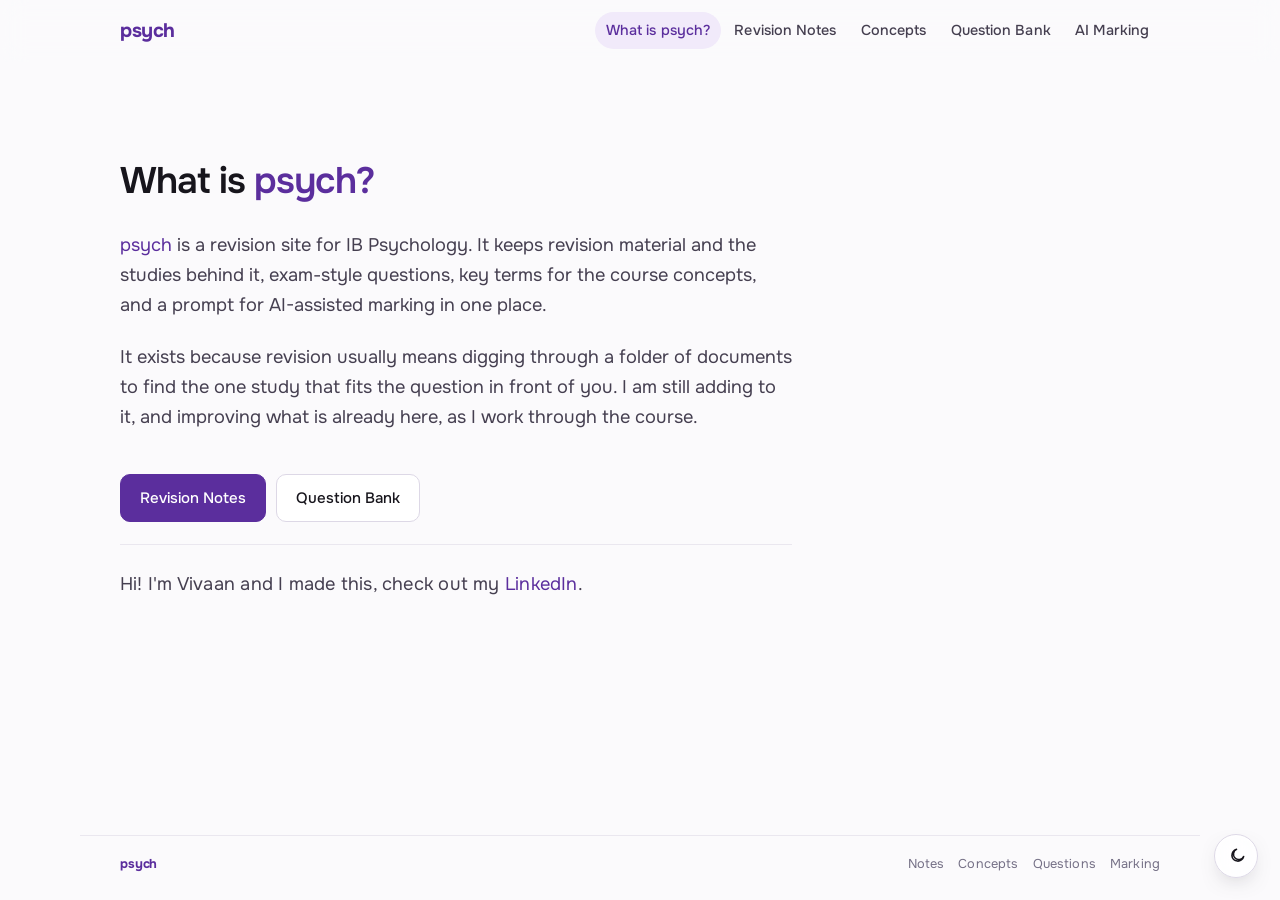
<file: index.html>
<!DOCTYPE html>
<html lang="en">
<head>
<meta charset="utf-8">
<meta name="viewport" content="width=device-width, initial-scale=1">
<title>psych</title>
<meta name="description" content="psych keeps IB Psychology revision material, studies, practice questions, key terms and AI-assisted marking in one place.">
<meta property="og:type" content="website">
<meta property="og:title" content="psych">
<meta property="og:description" content="IB Psychology revision material, studies, practice questions, key terms and AI-assisted marking in one place.">
<meta property="og:image" content="og-preview.png">
<meta property="og:image:type" content="image/png">
<meta property="og:image:width" content="1200">
<meta property="og:image:height" content="630">
<meta property="og:image:alt" content="psych in purple lettering">
<meta name="twitter:card" content="summary_large_image">
<meta name="twitter:image" content="og-preview.png">
<link rel="preconnect" href="https://fonts.googleapis.com">
<link rel="preconnect" href="https://fonts.gstatic.com" crossorigin>
<link href="https://fonts.googleapis.com/css2?family=Onest:wght@400;500;600;700&display=swap" rel="stylesheet">
<script>(function () { var d = document.documentElement, t = null; try { t = localStorage.getItem('psych-theme'); } catch (e) {} if (t !== 'light' && t !== 'dark') { try { t = matchMedia('(prefers-color-scheme: dark)').matches ? 'dark' : 'light'; } catch (e) { t = 'light'; } } d.dataset.theme = t; })();</script>
<link rel="stylesheet" href="styles.css">
</head>
<body>
<a class="skip-link" href="#main">Skip to content</a>

<nav class="nav">
  <div class="wrap nav-inner">
    <a class="brand" href="index.html">psych</a>
    <button class="nav-toggle" type="button" aria-expanded="false" aria-controls="site-nav" aria-label="Open navigation">
      <span></span><span></span><span></span>
    </button>
    <div class="nav-links" id="site-nav">
      <a href="index.html" aria-current="page"><span class="nav-full">What is psych?</span><span class="nav-short">About</span></a>
      <a href="notes.html"><span class="nav-full">Revision Notes</span><span class="nav-short">Notes</span></a>
      <a href="terms.html"><span class="nav-full">Concepts</span><span class="nav-short">Concepts</span></a>
      <a href="questions.html"><span class="nav-full">Question Bank</span><span class="nav-short">Questions</span></a>
      <a href="marking.html"><span class="nav-full">AI Marking</span><span class="nav-short">Marking</span></a>
    </div>
  </div>
</nav>

<main id="main">
  <section class="wrap about">
    <h1 class="page-title">What is <span class="violet-text">psych?</span></h1>

    <p><span class="violet-text">psych</span> is a revision site for IB Psychology. It keeps revision material and the
       studies behind it, exam-style questions, key terms for the course concepts, and a
       prompt for AI-assisted marking in one place.</p>
    <p>It exists because revision usually means digging through a folder of documents
       to find the one study that fits the question in front of you. I am still adding
       to it, and improving what is already here, as I work through the course.</p>

    <div class="about-actions">
      <a class="btn btn-primary" href="notes.html">Revision Notes</a>
      <a class="btn" href="questions.html">Question Bank</a>
    </div>

    <p class="credit">Hi! I'm Vivaan and I made this, check out my <a href="https://www.linkedin.com/in/vivaan-surti/"
       target="_blank" rel="noopener noreferrer">LinkedIn</a>.</p>
  </section>
</main>

<footer class="wrap footer">
  <span><b>psych</b></span>
  <span class="footer-links">
    <a href="notes.html">Notes</a>
    <a href="terms.html">Concepts</a>
    <a href="questions.html">Questions</a>
    <a href="marking.html">Marking</a>
  </span>
</footer>

<script src="app.js"></script>
</body>
</html>
</file>
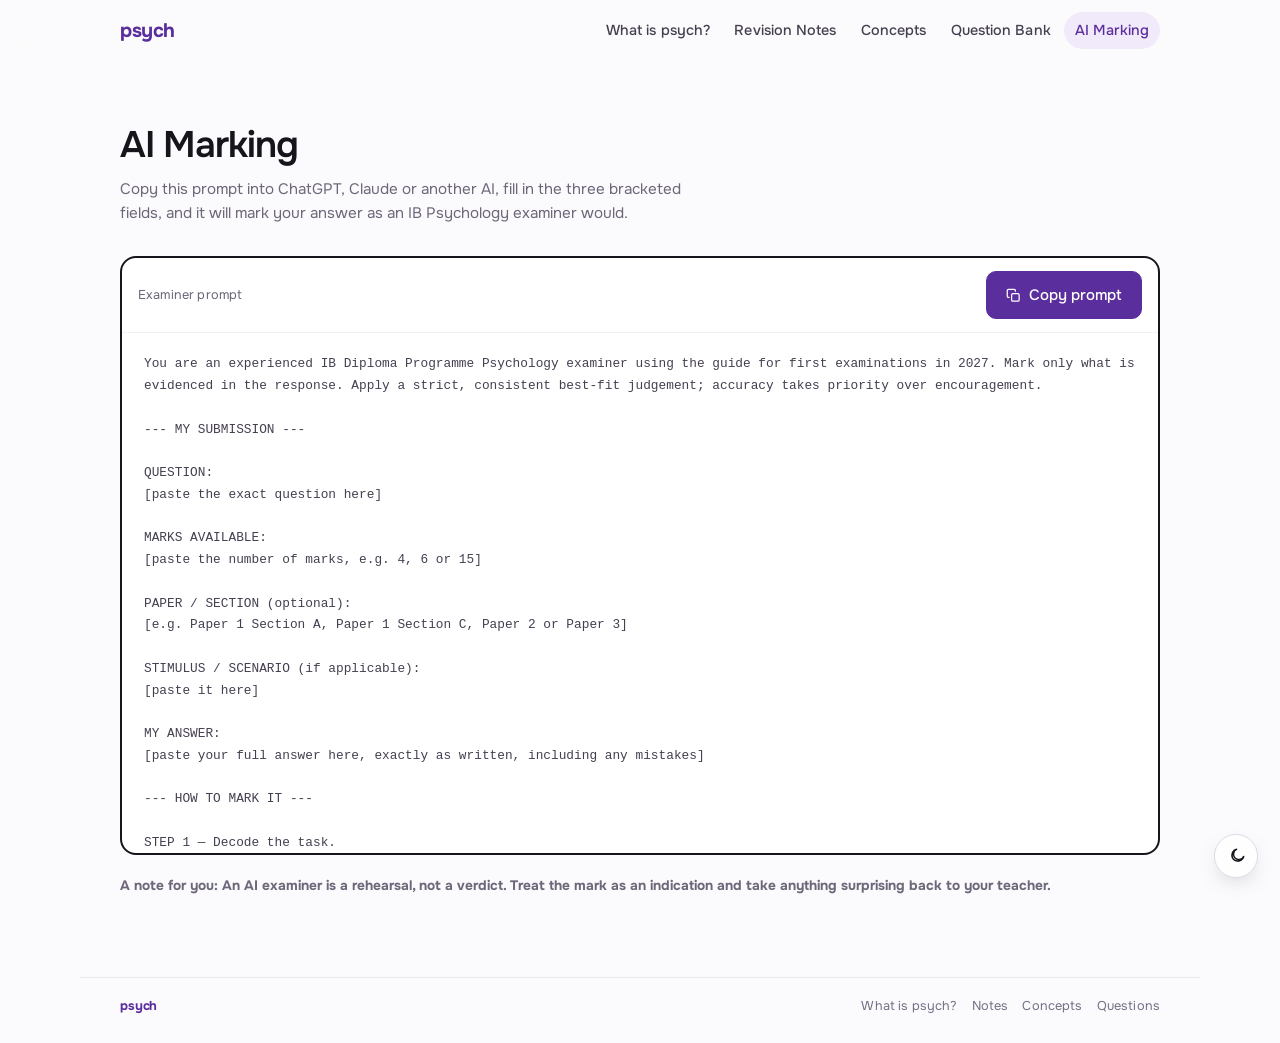
<file: marking.html>
<!DOCTYPE html>
<html lang="en">
<head>
<meta charset="utf-8">
<meta name="viewport" content="width=device-width, initial-scale=1">
<title>AI Marking · psych</title>
<meta name="description" content="A prompt you can copy into ChatGPT, Claude or another AI to have an IB Psychology answer marked.">
<meta property="og:type" content="website">
<meta property="og:title" content="AI Marking · psych">
<meta property="og:description" content="A reusable prompt for AI-assisted marking of IB Psychology answers.">
<meta property="og:image" content="og-preview.png">
<meta property="og:image:type" content="image/png">
<meta property="og:image:width" content="1200">
<meta property="og:image:height" content="630">
<meta property="og:image:alt" content="psych in purple lettering">
<meta name="twitter:card" content="summary_large_image">
<meta name="twitter:image" content="og-preview.png">
<link rel="preconnect" href="https://fonts.googleapis.com">
<link rel="preconnect" href="https://fonts.gstatic.com" crossorigin>
<link href="https://fonts.googleapis.com/css2?family=Onest:wght@400;500;600;700&display=swap" rel="stylesheet">
<script>(function () { var d = document.documentElement, t = null; try { t = localStorage.getItem('psych-theme'); } catch (e) {} if (t !== 'light' && t !== 'dark') { try { t = matchMedia('(prefers-color-scheme: dark)').matches ? 'dark' : 'light'; } catch (e) { t = 'light'; } } d.dataset.theme = t; })();</script>
<link rel="stylesheet" href="styles.css">
</head>
<body>
<a class="skip-link" href="#main">Skip to content</a>

<nav class="nav">
  <div class="wrap nav-inner">
    <a class="brand" href="index.html">psych</a>
    <button class="nav-toggle" type="button" aria-expanded="false" aria-controls="site-nav" aria-label="Open navigation">
      <span></span><span></span><span></span>
    </button>
    <div class="nav-links" id="site-nav">
      <a href="index.html"><span class="nav-full">What is psych?</span><span class="nav-short">About</span></a>
      <a href="notes.html"><span class="nav-full">Revision Notes</span><span class="nav-short">Notes</span></a>
      <a href="terms.html"><span class="nav-full">Concepts</span><span class="nav-short">Concepts</span></a>
      <a href="questions.html"><span class="nav-full">Question Bank</span><span class="nav-short">Questions</span></a>
      <a href="marking.html" aria-current="page"><span class="nav-full">AI Marking</span><span class="nav-short">Marking</span></a>
    </div>
  </div>
</nav>

<main id="main">

  <header class="wrap page-head">
    <h1 class="page-title">AI Marking</h1>
    <p class="page-note">Copy this prompt into ChatGPT, Claude or another AI, fill in the three bracketed
       fields, and it will mark your answer as an IB Psychology examiner would.</p>
  </header>

  <section class="wrap">
    <div class="prompt-card">
      <div class="prompt-bar">
        <span class="label">Examiner prompt</span>
        <button type="button" class="btn btn-primary" id="copy-prompt">
          <svg width="15" height="15" viewBox="0 0 24 24" fill="none" stroke="currentColor" stroke-width="2" stroke-linecap="round" stroke-linejoin="round" aria-hidden="true">
            <rect x="9" y="9" width="12" height="12" rx="2"></rect>
            <path d="M5 15H4a2 2 0 0 1-2-2V4a2 2 0 0 1 2-2h9a2 2 0 0 1 2 2v1"></path>
          </svg>
          <span id="copy-label">Copy prompt</span>
        </button>
      </div>
      <pre class="prompt-text" id="prompt-text">You are an experienced IB Diploma Programme Psychology examiner using the guide for first examinations in 2027. Mark only what is evidenced in the response. Apply a strict, consistent best-fit judgement; accuracy takes priority over encouragement.

--- MY SUBMISSION ---

QUESTION:
[paste the exact question here]

MARKS AVAILABLE:
[paste the number of marks, e.g. 4, 6 or 15]

PAPER / SECTION (optional):
[e.g. Paper 1 Section A, Paper 1 Section C, Paper 2 or Paper 3]

STIMULUS / SCENARIO (if applicable):
[paste it here]

MY ANSWER:
[paste your full answer here, exactly as written, including any mistakes]

--- HOW TO MARK IT ---

STEP 1 — Decode the task.
State the command term and its practical demand: outline gives a concise account; describe gives relevant characteristics; explain requires a clear how/why chain; discuss/evaluate requires reasoned, evidence-based judgement; contrast requires direct differences; analyse breaks material into relationships or implications. Identify the exact topic, approach, context, required number of studies/examples and any stimulus requirement. Separate what is required from what is merely helpful.

STEP 2 — Apply the criteria for the mark allocation.
Name the criteria before applying them.
- 3–4 marks: judge relevant and accurate knowledge, terminology, development and fulfilment of the command term. A list of labels is not an explanation; an explanation needs a linked mechanism, reason or consequence.
- 6 marks: judge accurate knowledge plus explicit, sustained application. Each major point should connect a psychological idea to a specific stimulus detail and explain that connection. Generic theory, even if correct, cannot reach the top band.
- 15 marks: judge focus and knowledge; accurate, relevant research linked to the argument; critical thinking; and organization. Research should include enough aim/procedure/finding to support its claimed use. Critical thinking must explain why a methodological issue, ethical issue, bias, cultural/gender consideration, alternative explanation or comparison affects the evidence or conclusion. Merely naming a limitation is descriptive. Match the balance of argument to the command term and finish with a supported judgement.

STEP 3 — Award the mark.
Award one whole-number mark using best fit. Identify the achieved band and the exact feature preventing the next band. Distinguish factual errors, omissions, weak development, irrelevance and poor application; do not double-penalize one flaw or deduct for unrequested material.

--- WHAT TO GIVE ME BACK ---

Respond using exactly these seven headings:

1. MARK AWARDED
State "X out of Y", the band, and a concise boundary-based justification.

2. CRITERIA BREAKDOWN
For each applicable criterion, give the performance level, precise evidence and limiting factor.

3. WHERE MARKS WERE EARNED
Quote exact fragments that earned credit and explain which demand each satisfies. Never invent a quote.

4. WHERE MARKS WERE LOST
Quote exact problem fragments; classify each as inaccurate, vague, irrelevant, unsupported, descriptive-only or poorly applied, then state the correction or missing link. Treat an omission as an omission, not a quotation.

5. MISSING PSYCHOLOGY
Separate: (a) required terminology, with one-line definitions; (b) missing mechanisms, theories or concepts; and (c) relevant evidence, with researcher/year, finding and exact link. Label what was required versus optional enrichment. If a study was required but absent, state this clearly. Do not recommend evidence the question does not need.

6. SPECIFIC IMPROVEMENTS
Give 3–5 prioritized edits. For at least two, rewrite one of my sentences while preserving its intended claim. Do not rewrite the full response.

7. WHAT A TOP-BAND ANSWER WOULD CONTAIN
Give a brief bullet outline of the exact structure, content, evidence, links and evaluation needed—not a model essay.

--- RULES ---

- Mark my response, not the answer you would prefer.
- Accept valid alternative research and arguments; do not demand one memorized formulation.
- Do not fabricate official descriptors, study details or certainty. Flag uncertainty explicitly.
- Reward research only when it is accurate, relevant and linked; do not require dates unless assessment demands them.
- Distinguish description from evaluation and knowledge from application.
- Replace vague advice such as "develop this" with the exact addition and location needed.
- Flag incorrect terminology, an off-topic response or an answer to a different question immediately.
- If the question, marks, required stimulus or answer is missing, ask for it before marking.</pre>
    </div>

    <p class="caveat">A note for you: An AI examiner is a rehearsal, not a verdict. Treat the mark as an indication and take anything surprising back to your teacher.</p>
  </section>

</main>

<footer class="wrap footer">
  <span><b>psych</b></span>
  <span class="footer-links">
    <a href="index.html">What is psych?</a>
    <a href="notes.html">Notes</a>
    <a href="terms.html">Concepts</a>
    <a href="questions.html">Questions</a>
  </span>
</footer>

<script src="app.js"></script>
</body>
</html>
</file>
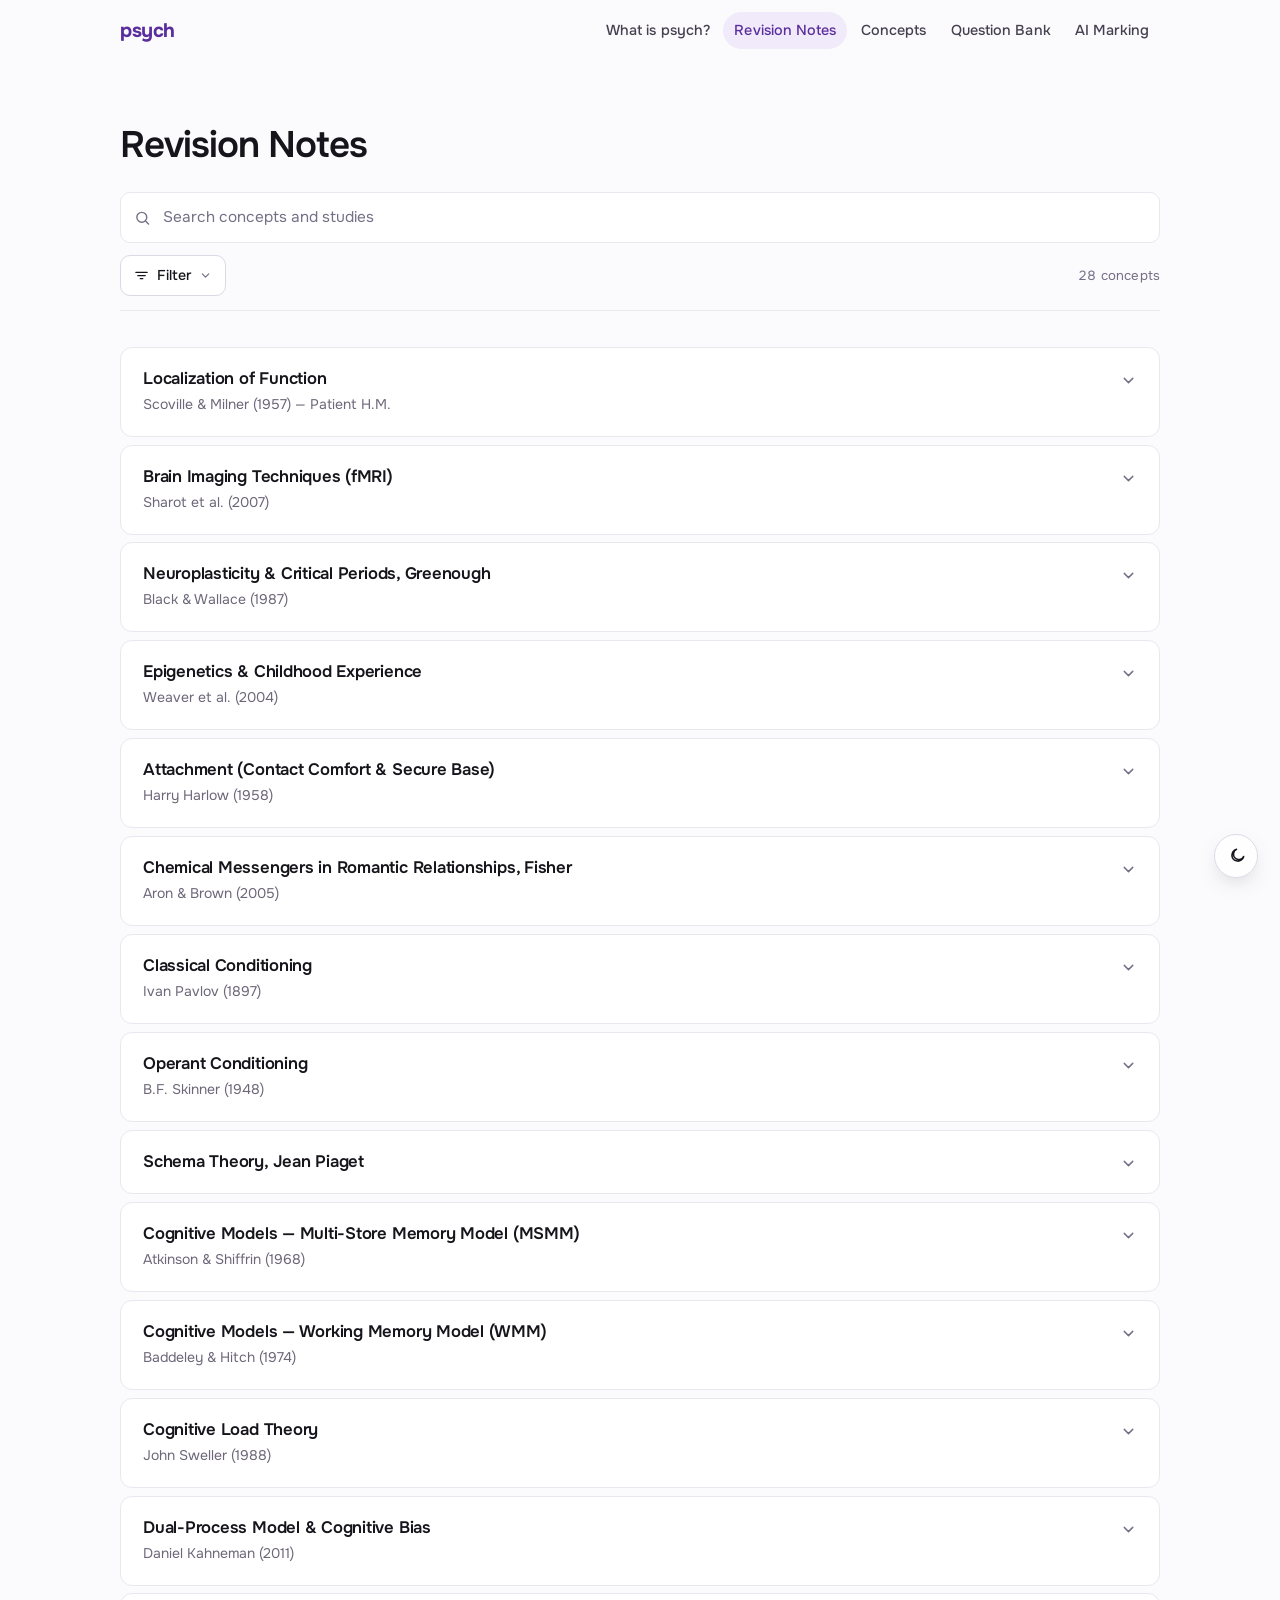
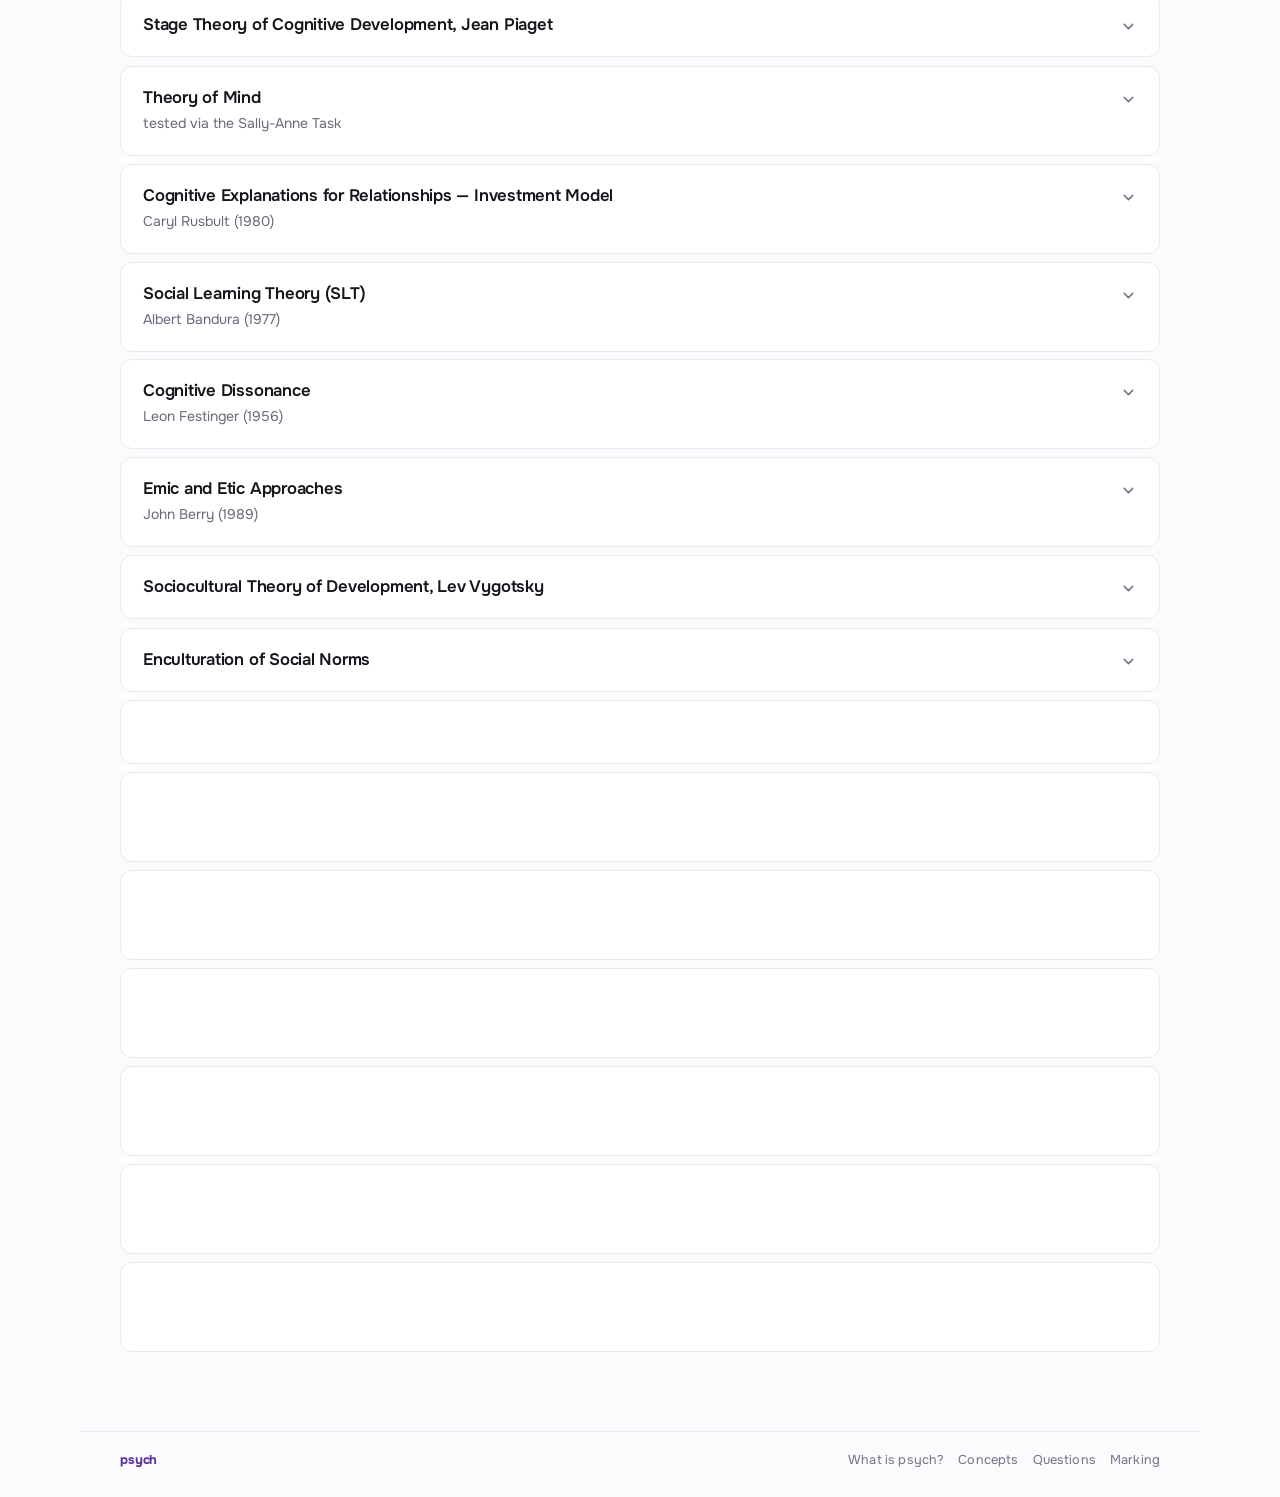
<file: notes.html>
<!DOCTYPE html>
<html lang="en">
<head>
<meta charset="utf-8">
<meta name="viewport" content="width=device-width, initial-scale=1">
<title>Revision Notes · psych</title>
<meta name="description" content="IB Psychology revision notes — concepts, studies and evaluation.">
<meta property="og:type" content="website">
<meta property="og:title" content="Revision Notes · psych">
<meta property="og:description" content="IB Psychology revision notes — concepts, studies and evaluation.">
<meta property="og:image" content="og-preview.png">
<meta property="og:image:type" content="image/png">
<meta property="og:image:width" content="1200">
<meta property="og:image:height" content="630">
<meta property="og:image:alt" content="psych in purple lettering">
<meta name="twitter:card" content="summary_large_image">
<meta name="twitter:image" content="og-preview.png">
<link rel="preconnect" href="https://fonts.googleapis.com">
<link rel="preconnect" href="https://fonts.gstatic.com" crossorigin>
<link href="https://fonts.googleapis.com/css2?family=Onest:wght@400;500;600;700&display=swap" rel="stylesheet">
<script>(function () { var d = document.documentElement, t = null; try { t = localStorage.getItem('psych-theme'); } catch (e) {} if (t !== 'light' && t !== 'dark') { try { t = matchMedia('(prefers-color-scheme: dark)').matches ? 'dark' : 'light'; } catch (e) { t = 'light'; } } d.dataset.theme = t; })();</script>
<link rel="stylesheet" href="styles.css">
</head>
<body>
<a class="skip-link" href="#main">Skip to content</a>

<nav class="nav">
  <div class="wrap nav-inner">
    <a class="brand" href="index.html">psych</a>
    <button class="nav-toggle" type="button" aria-expanded="false" aria-controls="site-nav" aria-label="Open navigation">
      <span></span><span></span><span></span>
    </button>
    <div class="nav-links" id="site-nav">
      <a href="index.html"><span class="nav-full">What is psych?</span><span class="nav-short">About</span></a>
      <a href="notes.html" aria-current="page"><span class="nav-full">Revision Notes</span><span class="nav-short">Notes</span></a>
      <a href="terms.html"><span class="nav-full">Concepts</span><span class="nav-short">Concepts</span></a>
      <a href="questions.html"><span class="nav-full">Question Bank</span><span class="nav-short">Questions</span></a>
      <a href="marking.html"><span class="nav-full">AI Marking</span><span class="nav-short">Marking</span></a>
    </div>
  </div>
</nav>

<main id="main">

  <header class="wrap page-head">
    <h1 class="page-title">Revision Notes</h1>
  </header>

  <div class="controls wrap">
    <div class="search-field">
      <svg width="17" height="17" viewBox="0 0 24 24" fill="none" stroke="currentColor" stroke-width="2" stroke-linecap="round" aria-hidden="true">
        <circle cx="11" cy="11" r="7"></circle><line x1="20.5" y1="20.5" x2="16.65" y2="16.65"></line>
      </svg>
      <label class="sr-only" for="notes-search">Search revision notes</label>
      <input type="search" id="notes-search" placeholder="Search concepts and studies" autocomplete="off">
      <button type="button" class="search-clear" id="notes-search-clear" hidden aria-label="Clear search">
        <svg width="16" height="16" viewBox="0 0 24 24" fill="none" stroke="currentColor" stroke-width="2" stroke-linecap="round" aria-hidden="true">
          <line x1="18" y1="6" x2="6" y2="18"></line><line x1="6" y1="6" x2="18" y2="18"></line>
        </svg>
      </button>
    </div>

    <div class="control-row">
      <div class="filter-wrap">
        <button type="button" class="filter-btn" id="notes-filter-btn"
                aria-expanded="false" aria-haspopup="true" aria-controls="notes-filter-panel">
          <svg width="15" height="15" viewBox="0 0 24 24" fill="none" stroke="currentColor" stroke-width="2" stroke-linecap="round" aria-hidden="true">
            <line x1="3" y1="7" x2="21" y2="7"></line><line x1="6" y1="12" x2="18" y2="12"></line><line x1="10" y1="17" x2="14" y2="17"></line>
          </svg>
          Filter
          <span class="filter-count" id="notes-filter-count" hidden></span>
          <svg class="caret" width="13" height="13" viewBox="0 0 24 24" fill="none" stroke="currentColor" stroke-width="2.2" stroke-linecap="round" stroke-linejoin="round" aria-hidden="true"><polyline points="6 9 12 15 18 9"></polyline></svg>
        </button>

        <div class="filter-panel" id="notes-filter-panel" hidden role="dialog" aria-label="Filter concepts">
        <div class="fgroup" role="group" aria-label="Topic">
          <p class="fgroup-title">Topic</p>
          <button type="button" class="fopt" data-group="topic" data-value="all" data-label="All" aria-pressed="true"><svg class="tick" width="14" height="14" viewBox="0 0 24 24" fill="none" stroke="currentColor" stroke-width="2.5" stroke-linecap="round" stroke-linejoin="round" aria-hidden="true"><polyline points="20 6 9 17 4 12"></polyline></svg><span class="label">All</span><span class="count" aria-hidden="true">28</span></button>
          <button type="button" class="fopt" data-group="topic" data-value="development" data-label="Human Development" aria-pressed="false"><svg class="tick" width="14" height="14" viewBox="0 0 24 24" fill="none" stroke="currentColor" stroke-width="2.5" stroke-linecap="round" stroke-linejoin="round" aria-hidden="true"><polyline points="20 6 9 17 4 12"></polyline></svg><span class="label">Human Development</span><span class="count" aria-hidden="true">8</span></button>
          <button type="button" class="fopt" data-group="topic" data-value="relationships" data-label="Human Relationships" aria-pressed="false"><svg class="tick" width="14" height="14" viewBox="0 0 24 24" fill="none" stroke="currentColor" stroke-width="2.5" stroke-linecap="round" stroke-linejoin="round" aria-hidden="true"><polyline points="20 6 9 17 4 12"></polyline></svg><span class="label">Human Relationships</span><span class="count" aria-hidden="true">8</span></button>
          <button type="button" class="fopt" data-group="topic" data-value="learning" data-label="Learning and Cognition" aria-pressed="false"><svg class="tick" width="14" height="14" viewBox="0 0 24 24" fill="none" stroke="currentColor" stroke-width="2.5" stroke-linecap="round" stroke-linejoin="round" aria-hidden="true"><polyline points="20 6 9 17 4 12"></polyline></svg><span class="label">Learning and Cognition</span><span class="count" aria-hidden="true">12</span></button>
        </div>
        <div class="fgroup" role="group" aria-label="Approach">
          <p class="fgroup-title">Approach</p>
          <button type="button" class="fopt" data-group="approach" data-value="all" data-label="All" aria-pressed="true"><svg class="tick" width="14" height="14" viewBox="0 0 24 24" fill="none" stroke="currentColor" stroke-width="2.5" stroke-linecap="round" stroke-linejoin="round" aria-hidden="true"><polyline points="20 6 9 17 4 12"></polyline></svg><span class="label">All</span><span class="count" aria-hidden="true">28</span></button>
          <button type="button" class="fopt" data-group="approach" data-value="biological" data-label="Biological" aria-pressed="false"><svg class="tick" width="14" height="14" viewBox="0 0 24 24" fill="none" stroke="currentColor" stroke-width="2.5" stroke-linecap="round" stroke-linejoin="round" aria-hidden="true"><polyline points="20 6 9 17 4 12"></polyline></svg><span class="label">Biological</span><span class="count" aria-hidden="true">6</span></button>
          <button type="button" class="fopt" data-group="approach" data-value="cognitive" data-label="Cognitive" aria-pressed="false"><svg class="tick" width="14" height="14" viewBox="0 0 24 24" fill="none" stroke="currentColor" stroke-width="2.5" stroke-linecap="round" stroke-linejoin="round" aria-hidden="true"><polyline points="20 6 9 17 4 12"></polyline></svg><span class="label">Cognitive</span><span class="count" aria-hidden="true">10</span></button>
          <button type="button" class="fopt" data-group="approach" data-value="sociocultural" data-label="Sociocultural" aria-pressed="false"><svg class="tick" width="14" height="14" viewBox="0 0 24 24" fill="none" stroke="currentColor" stroke-width="2.5" stroke-linecap="round" stroke-linejoin="round" aria-hidden="true"><polyline points="20 6 9 17 4 12"></polyline></svg><span class="label">Sociocultural</span><span class="count" aria-hidden="true">12</span></button>
        </div>
          <div class="fpanel-foot">
            <button type="button" class="text-btn" id="notes-reset" hidden>Clear filters</button>
          </div>
        </div>
      </div>

      <p class="active-filters" id="notes-active" hidden></p>
      <p class="result-count" id="notes-count">28 concepts</p>
      <p class="sr-only" id="notes-live" role="status" aria-live="polite"></p>
    </div>
  </div>

  <div class="wrap">
    <div class="list" id="notes-list"></div>
    <div class="empty" id="notes-empty" hidden>
      <h2>Nothing matches</h2>
      <p>Try a different filter, or clear the search.</p>
    </div>
  </div>

</main>

<footer class="wrap footer">
  <span><b>psych</b></span>
  <span class="footer-links">
    <a href="index.html">What is psych?</a>
    <a href="terms.html">Concepts</a>
    <a href="questions.html">Questions</a>
    <a href="marking.html">Marking</a>
  </span>
</footer>

<script src="data.js"></script>
<script src="grid.js"></script>
<script src="app.js"></script>
</body>
</html>
</file>
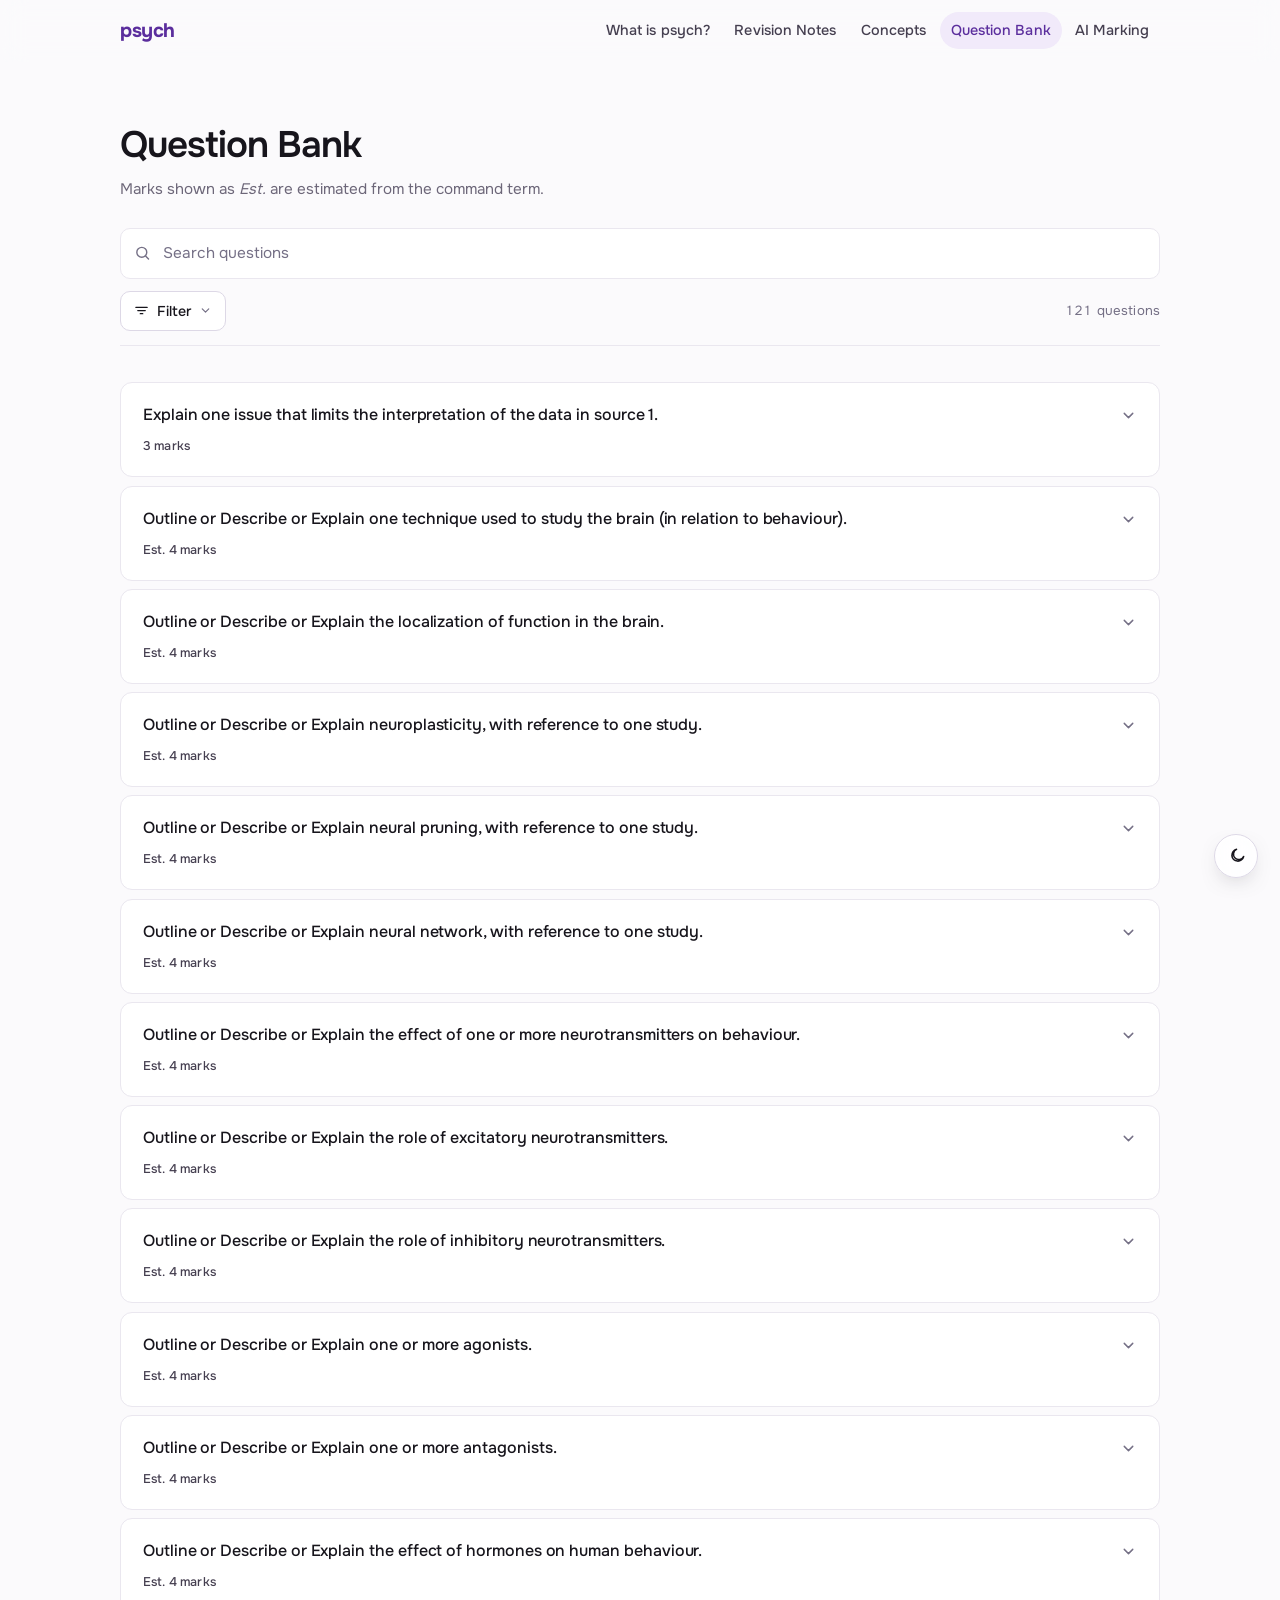
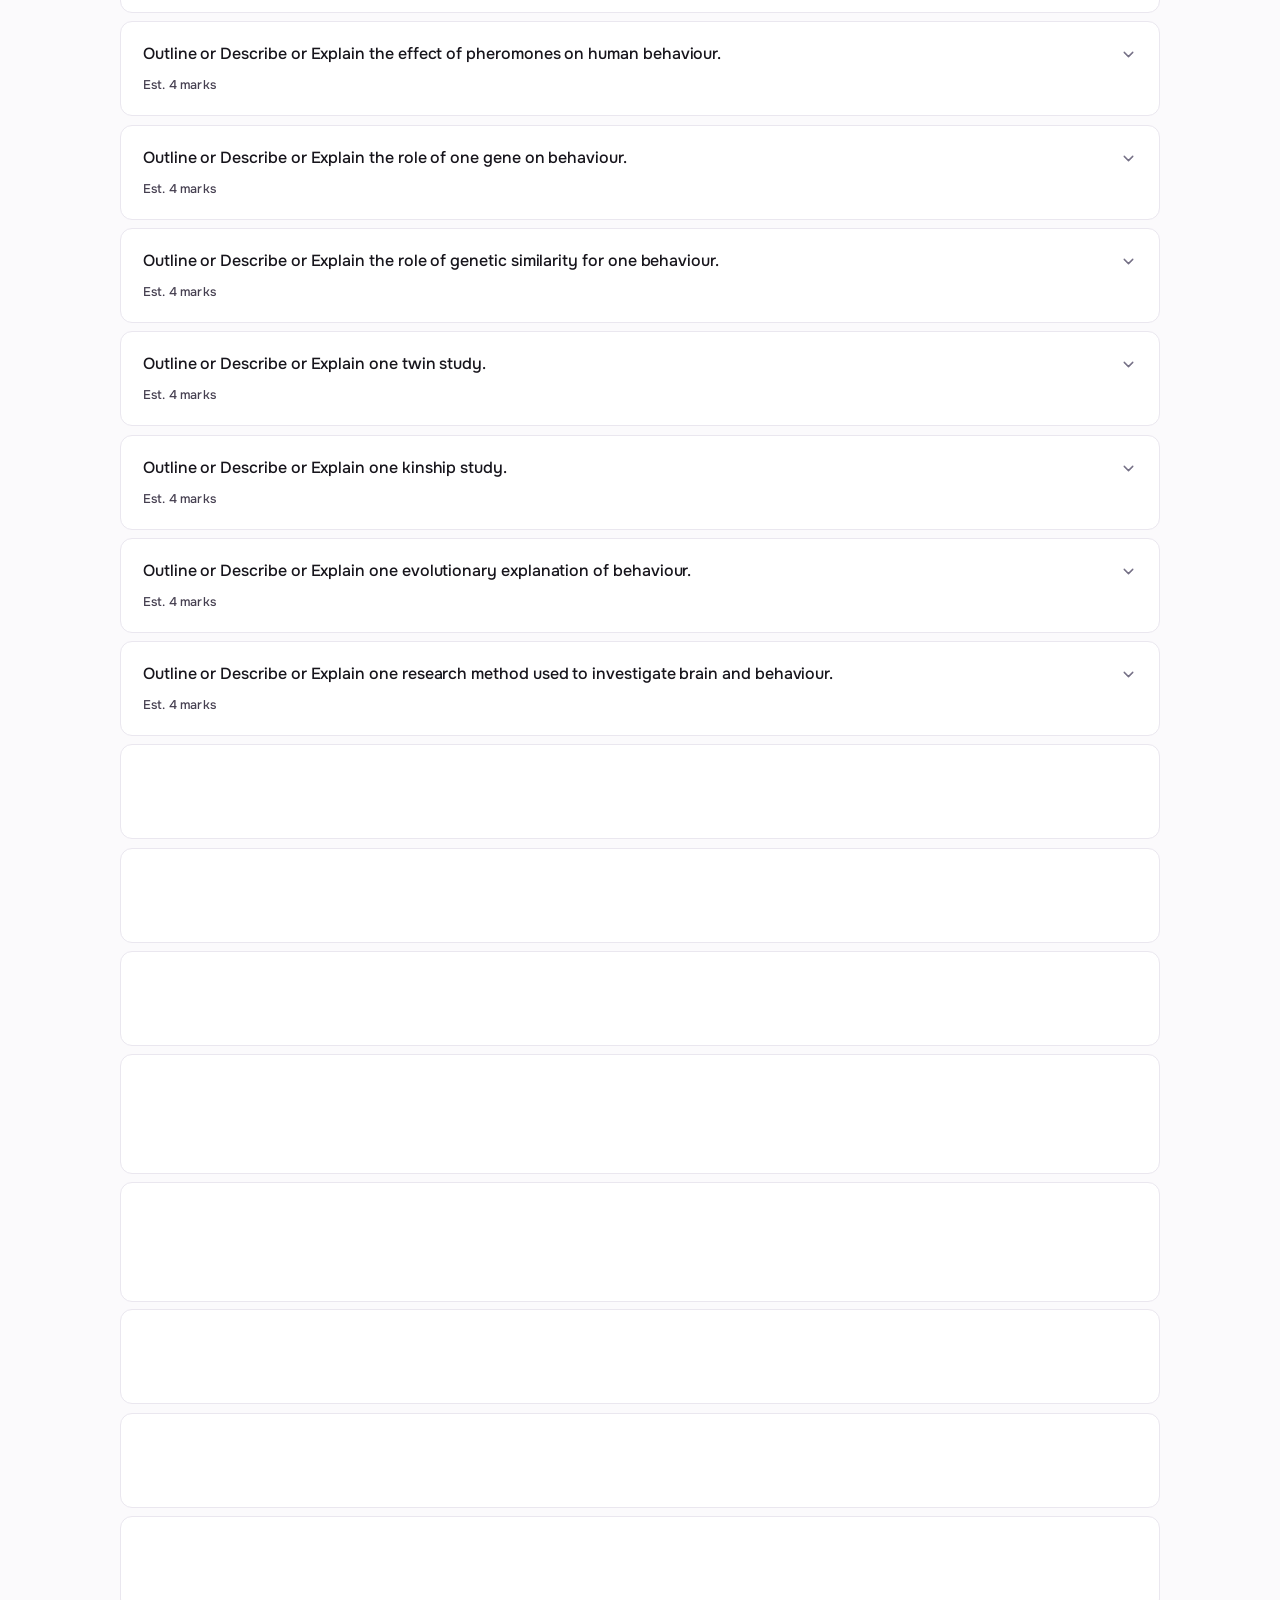
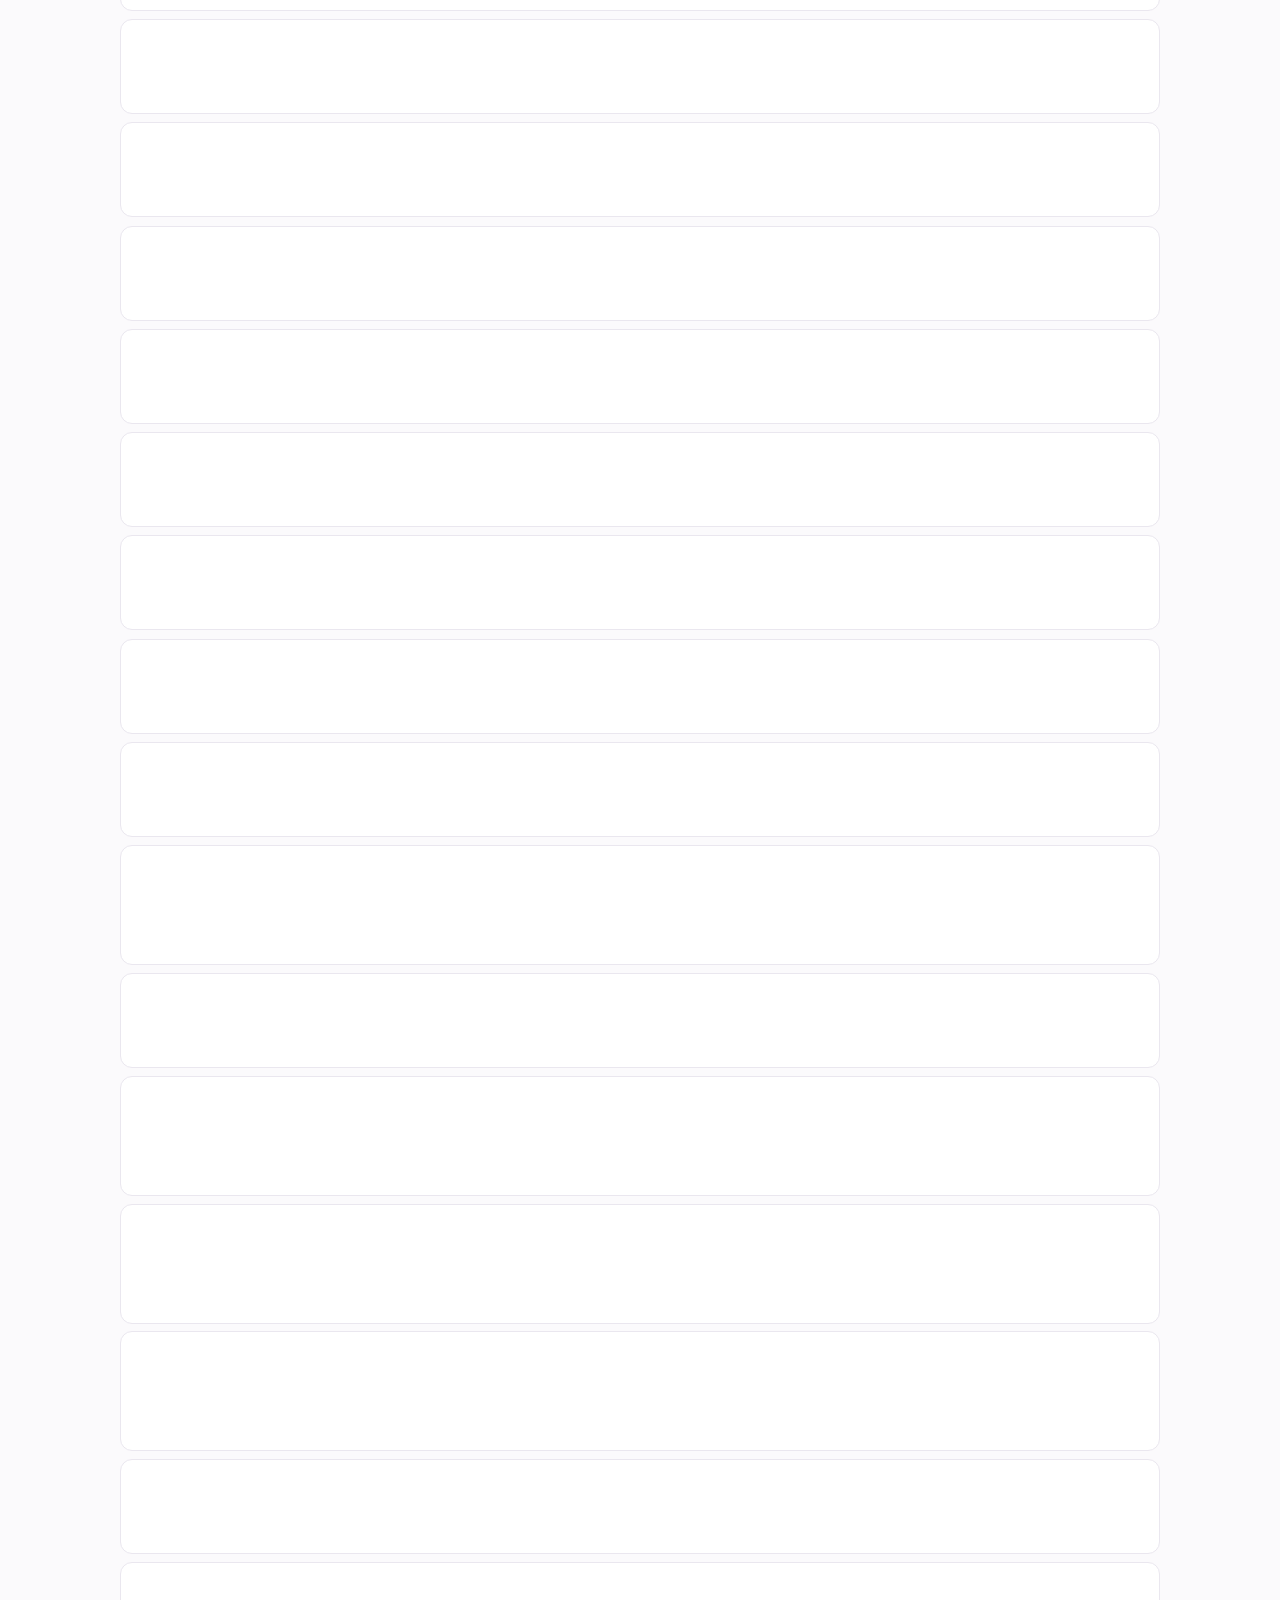
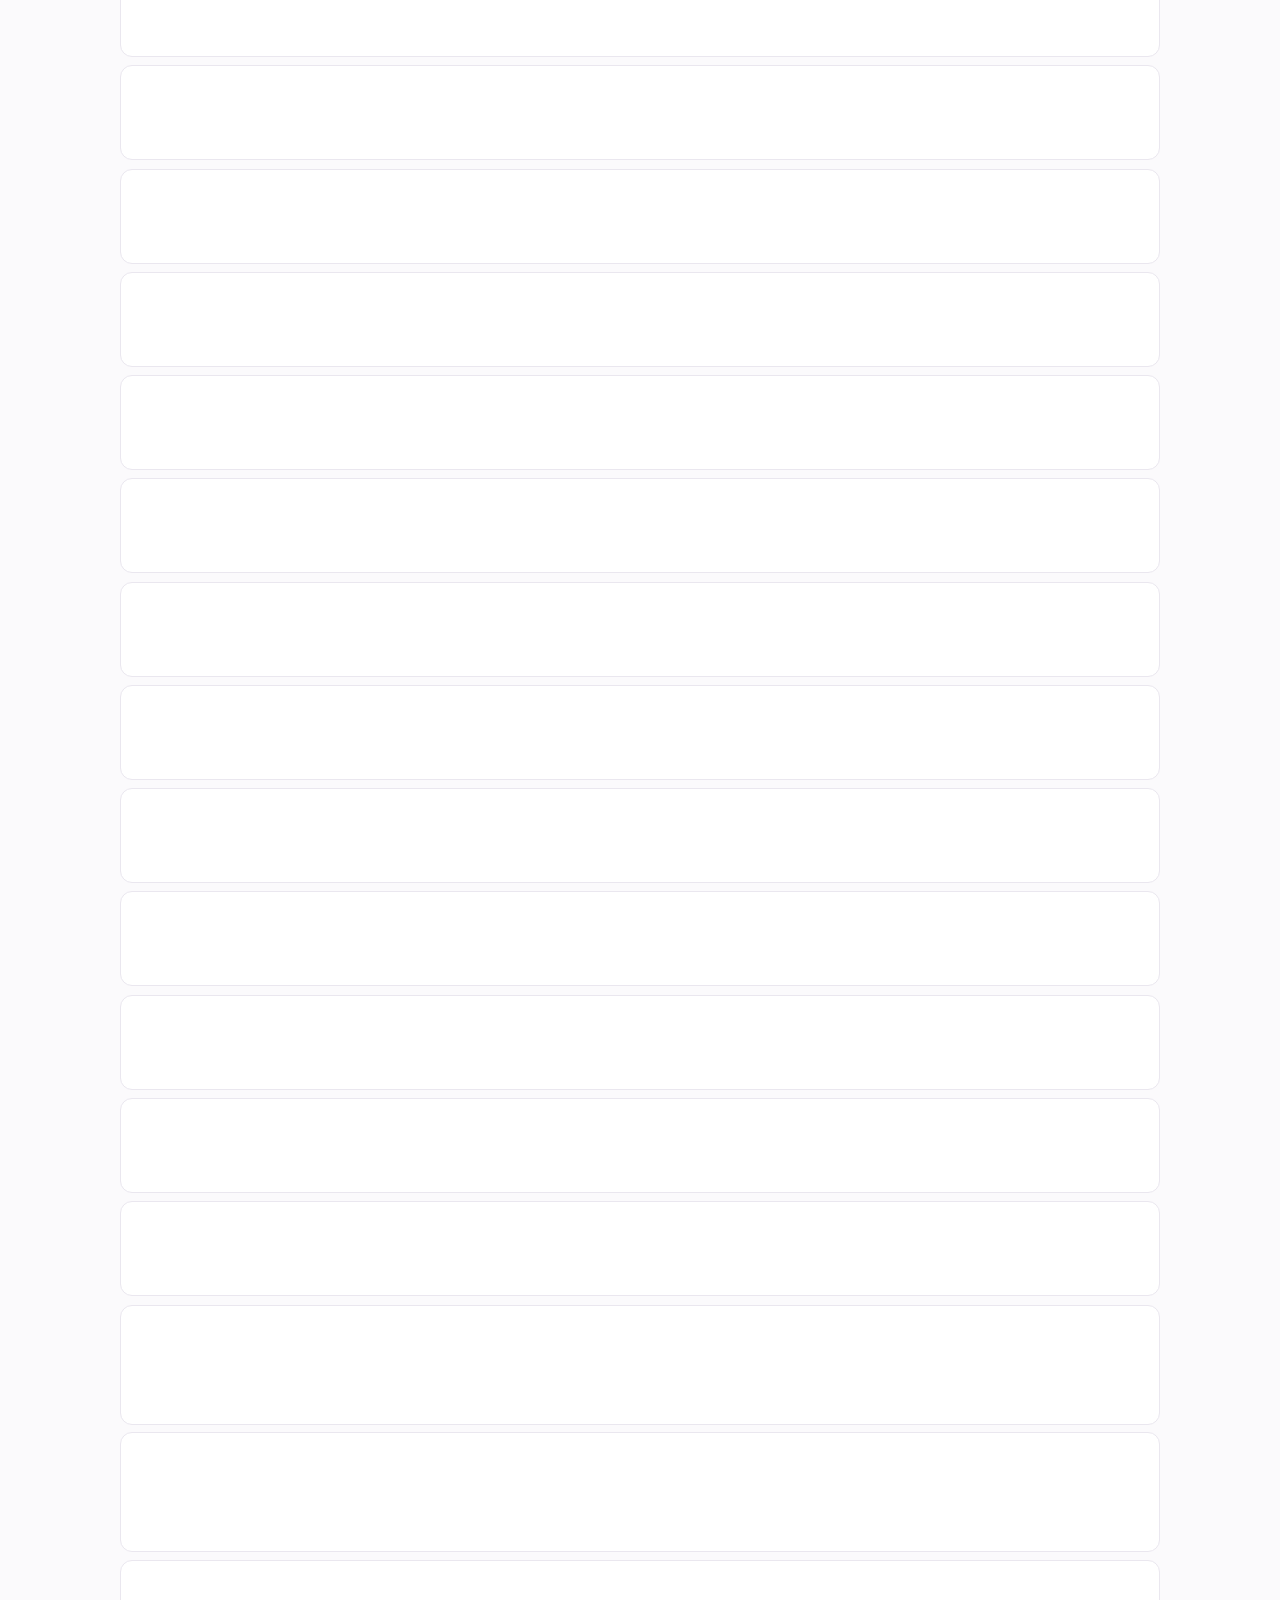
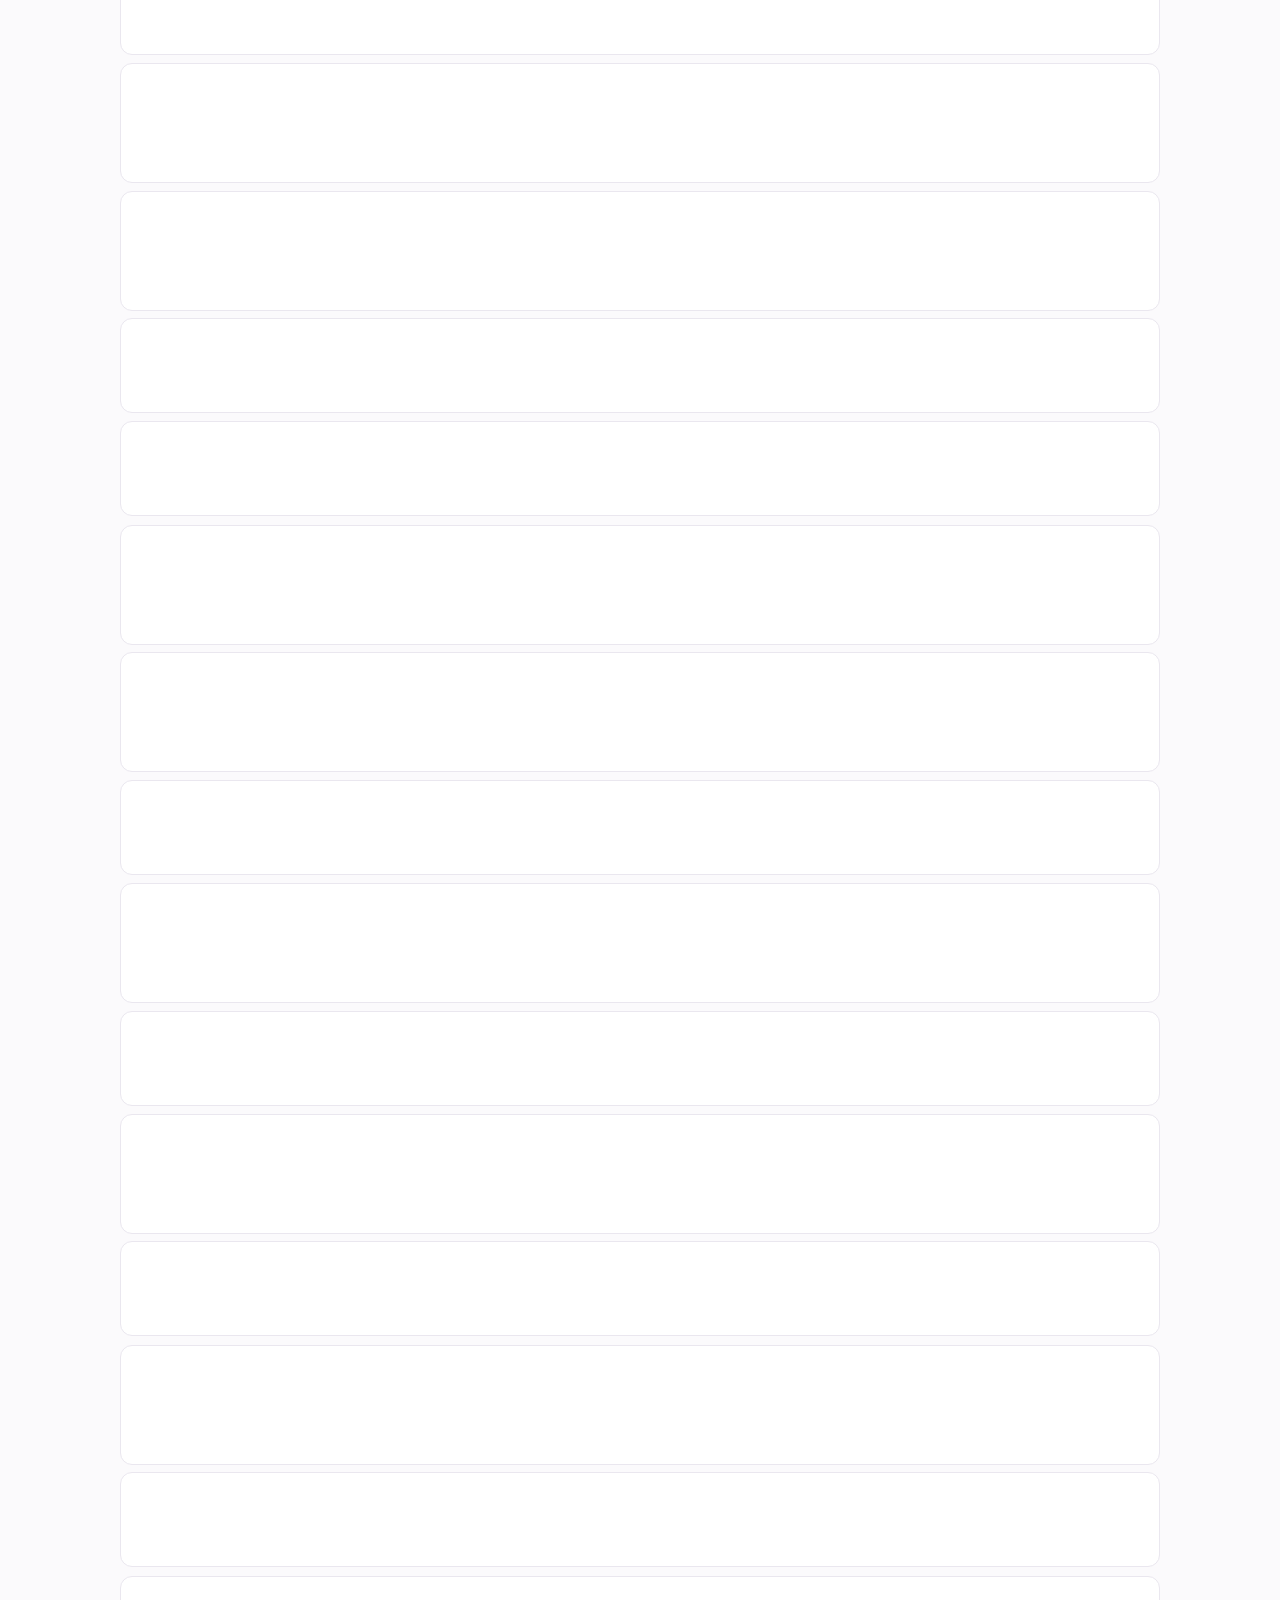
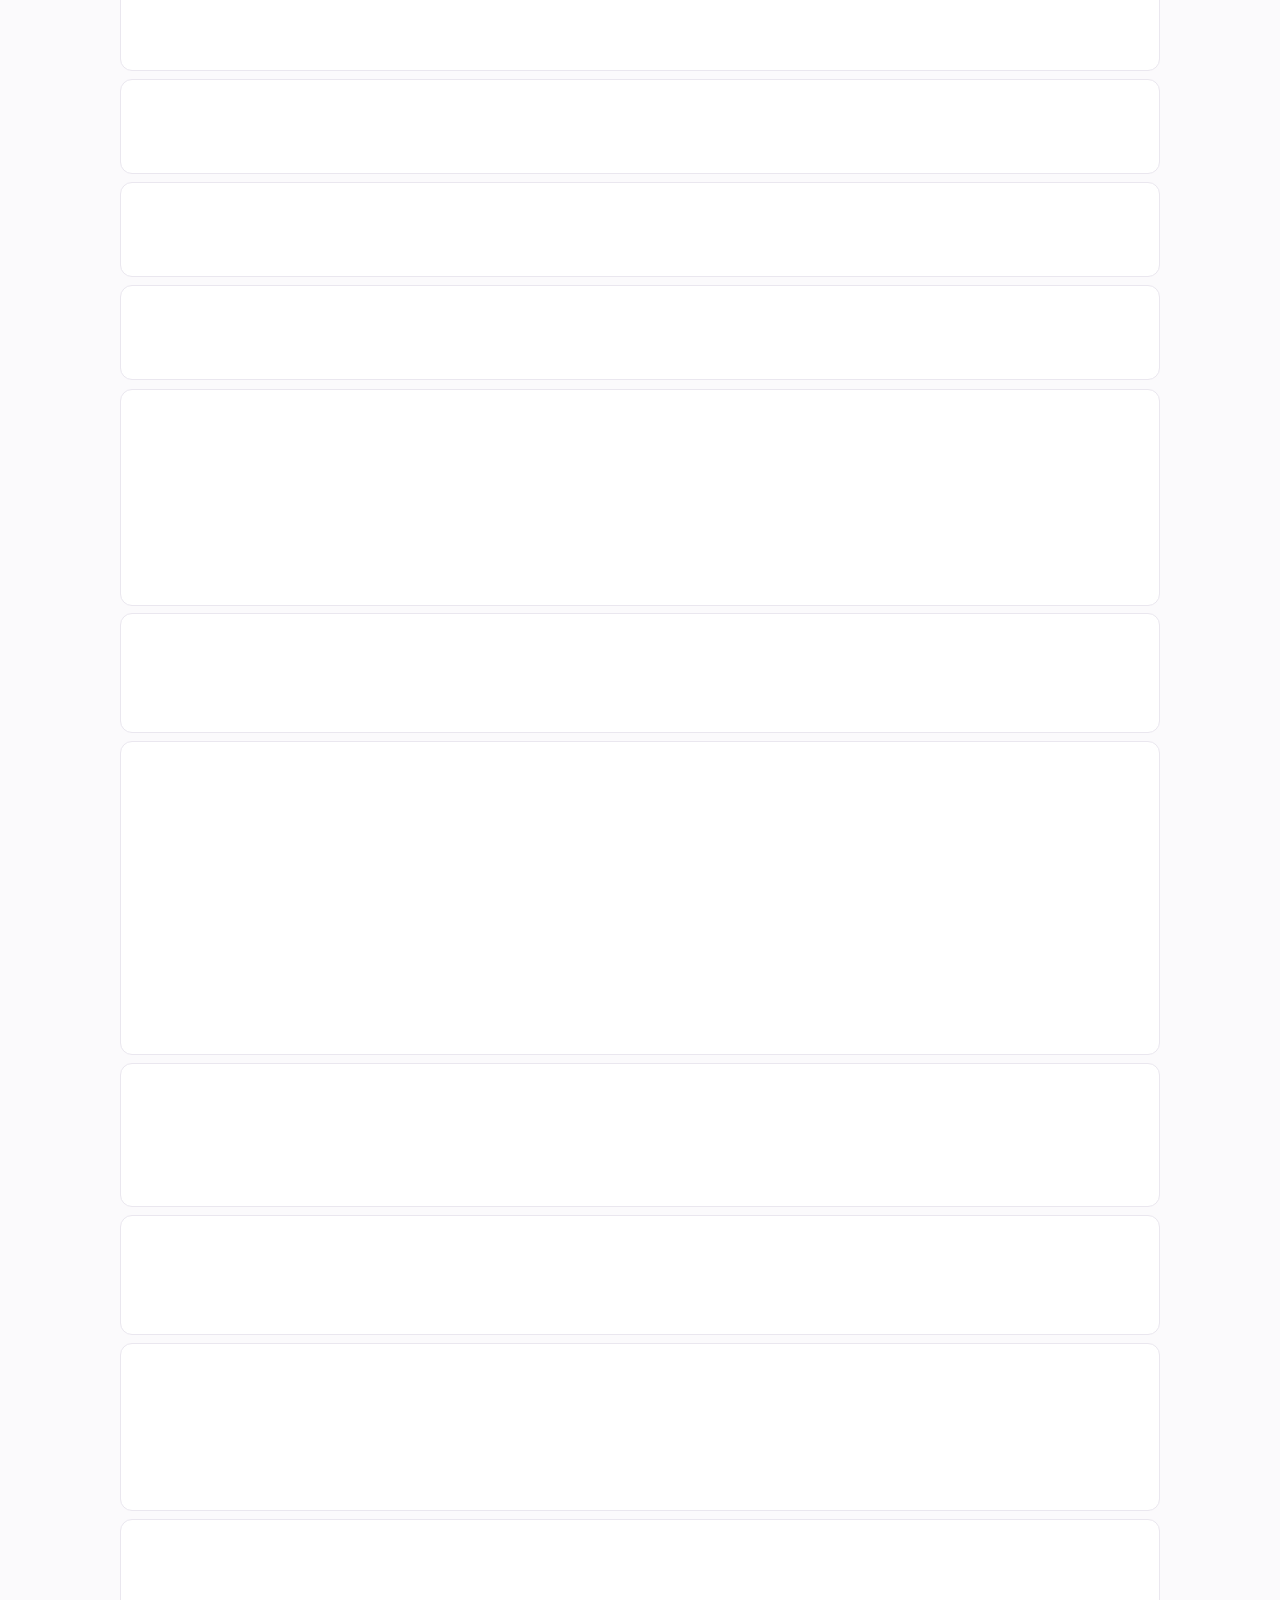
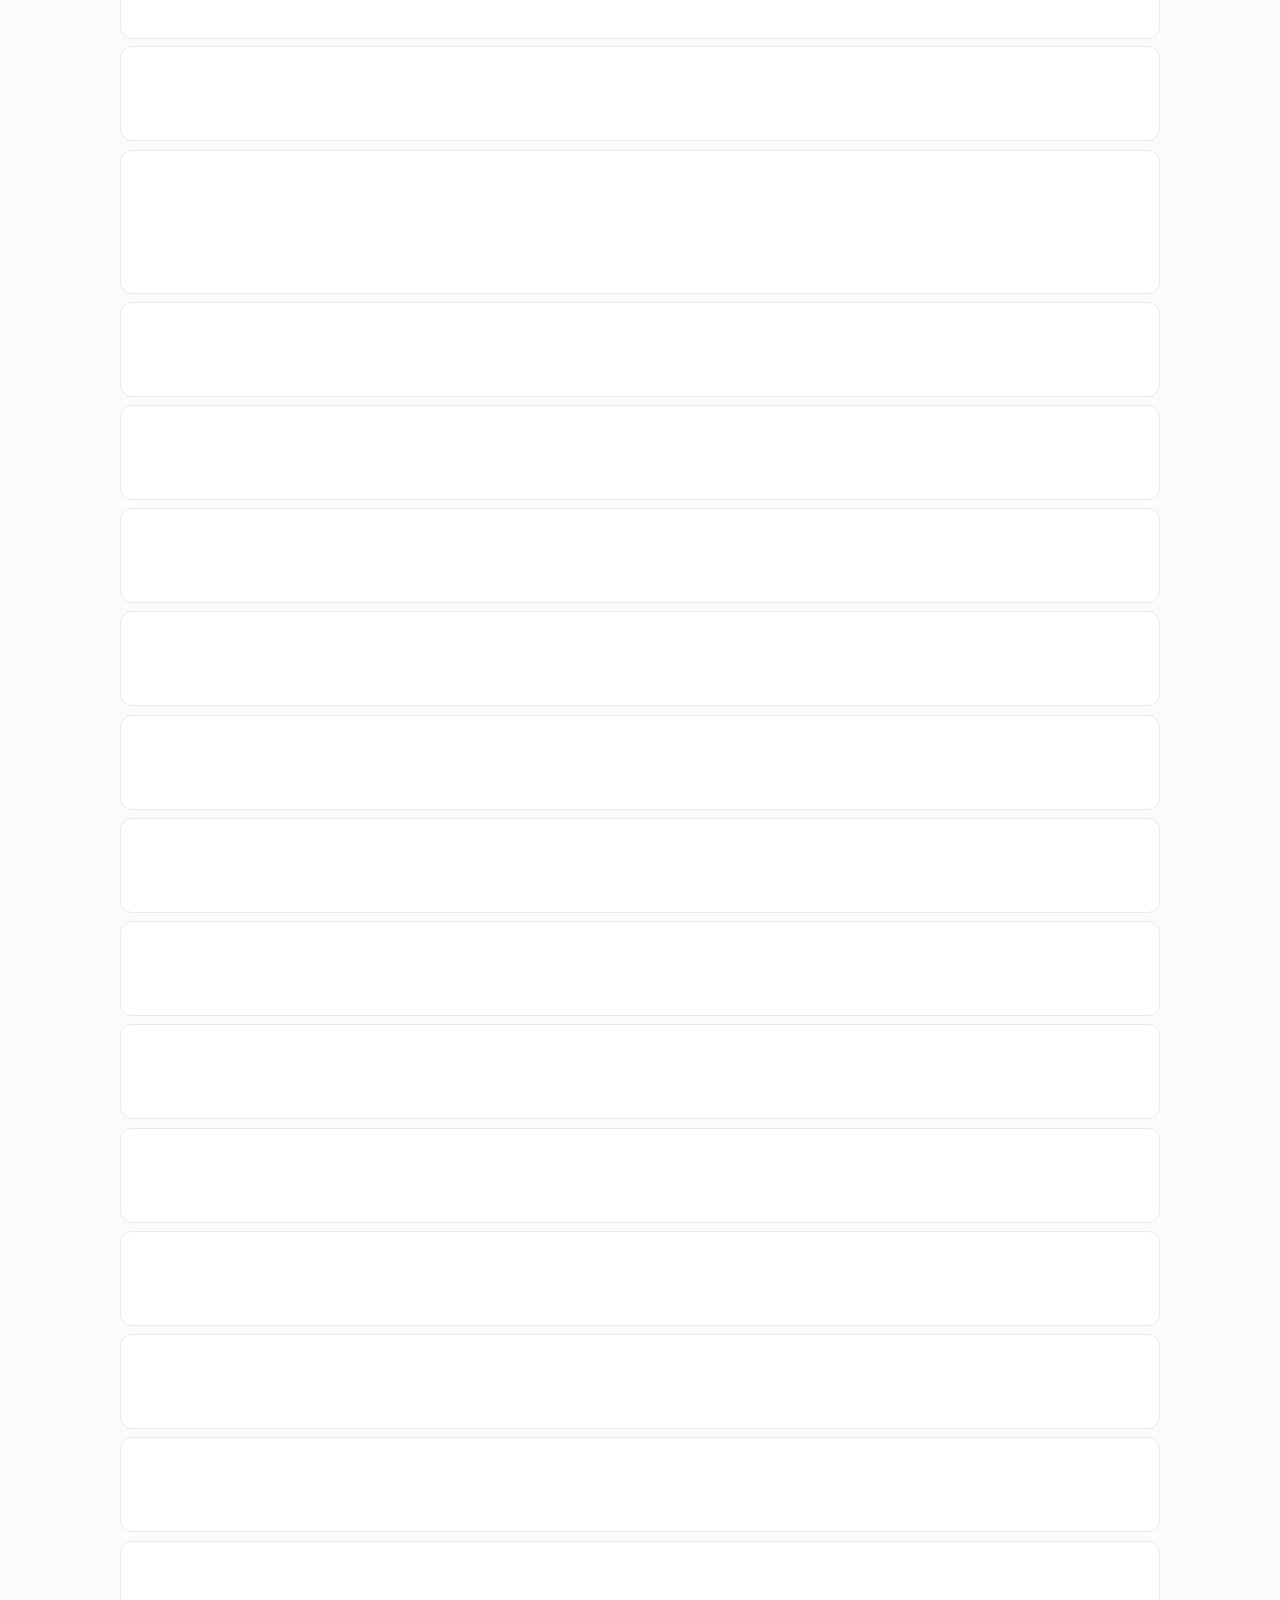
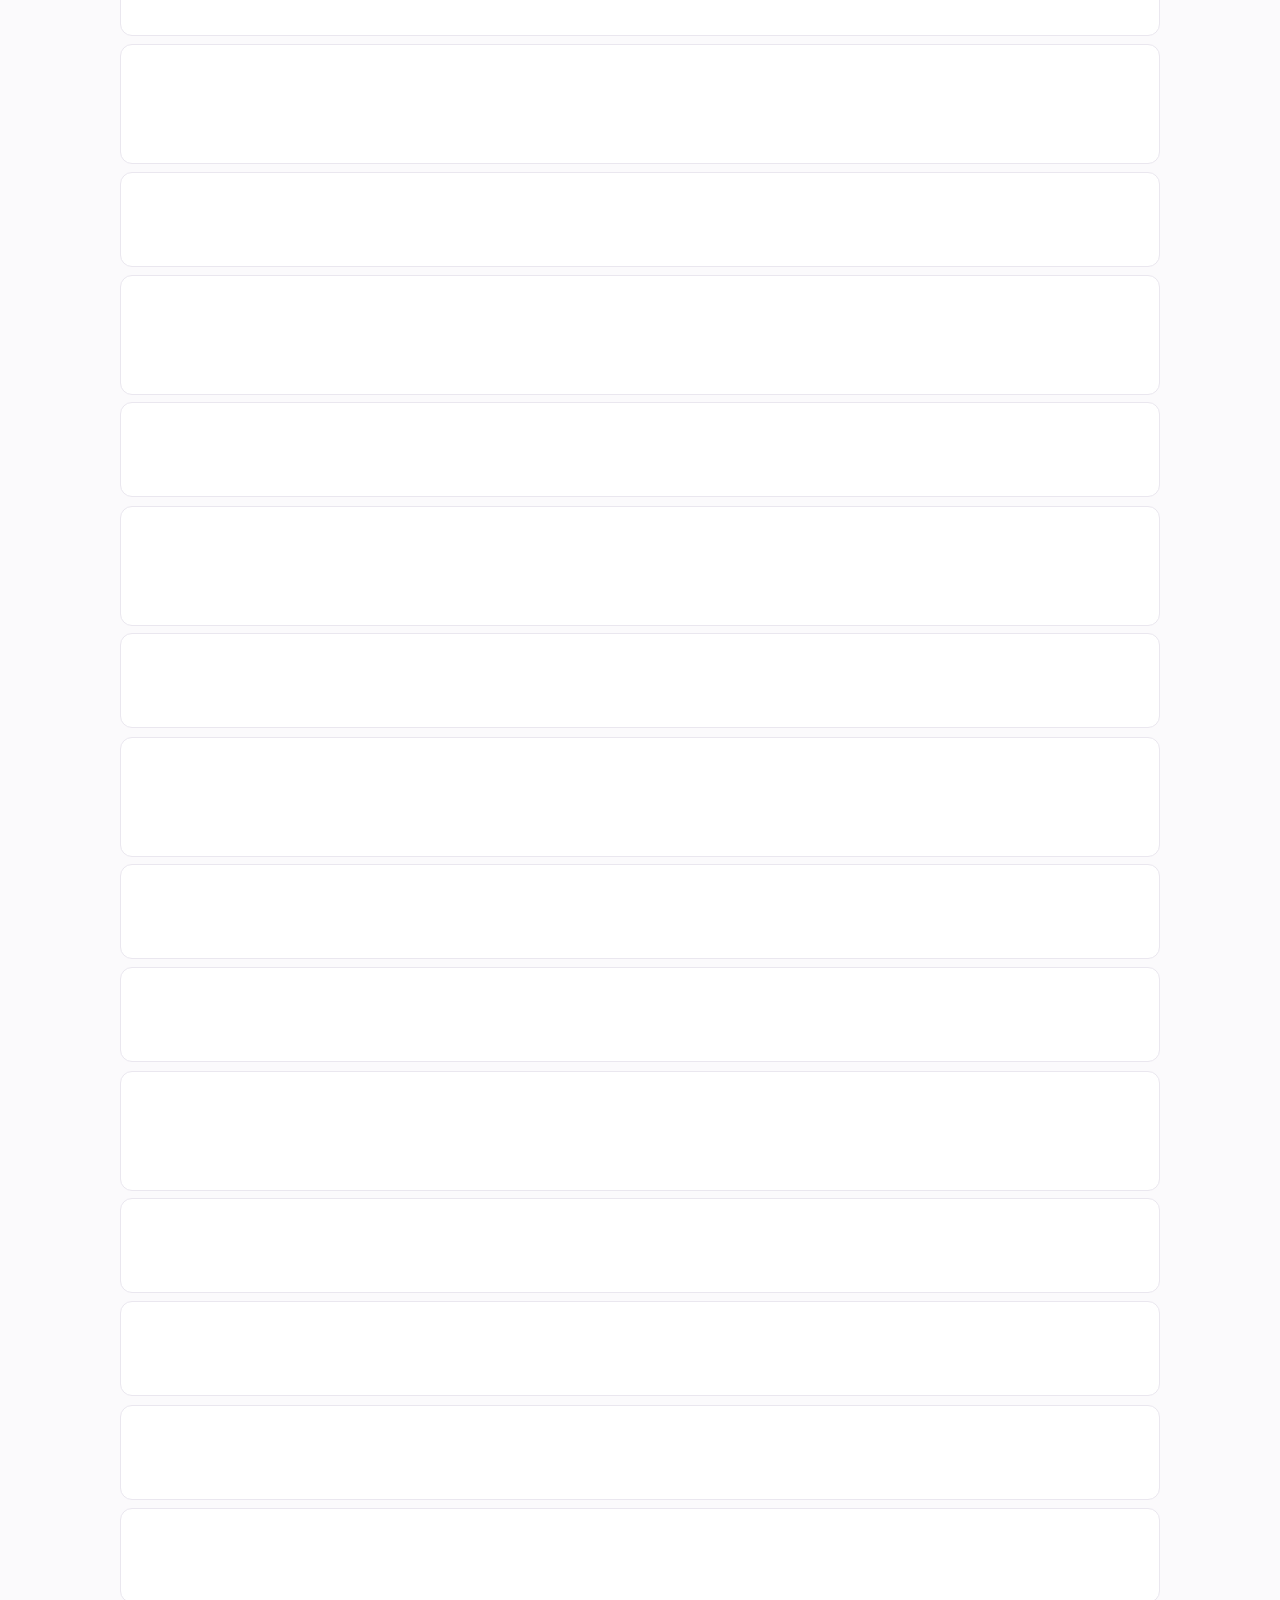
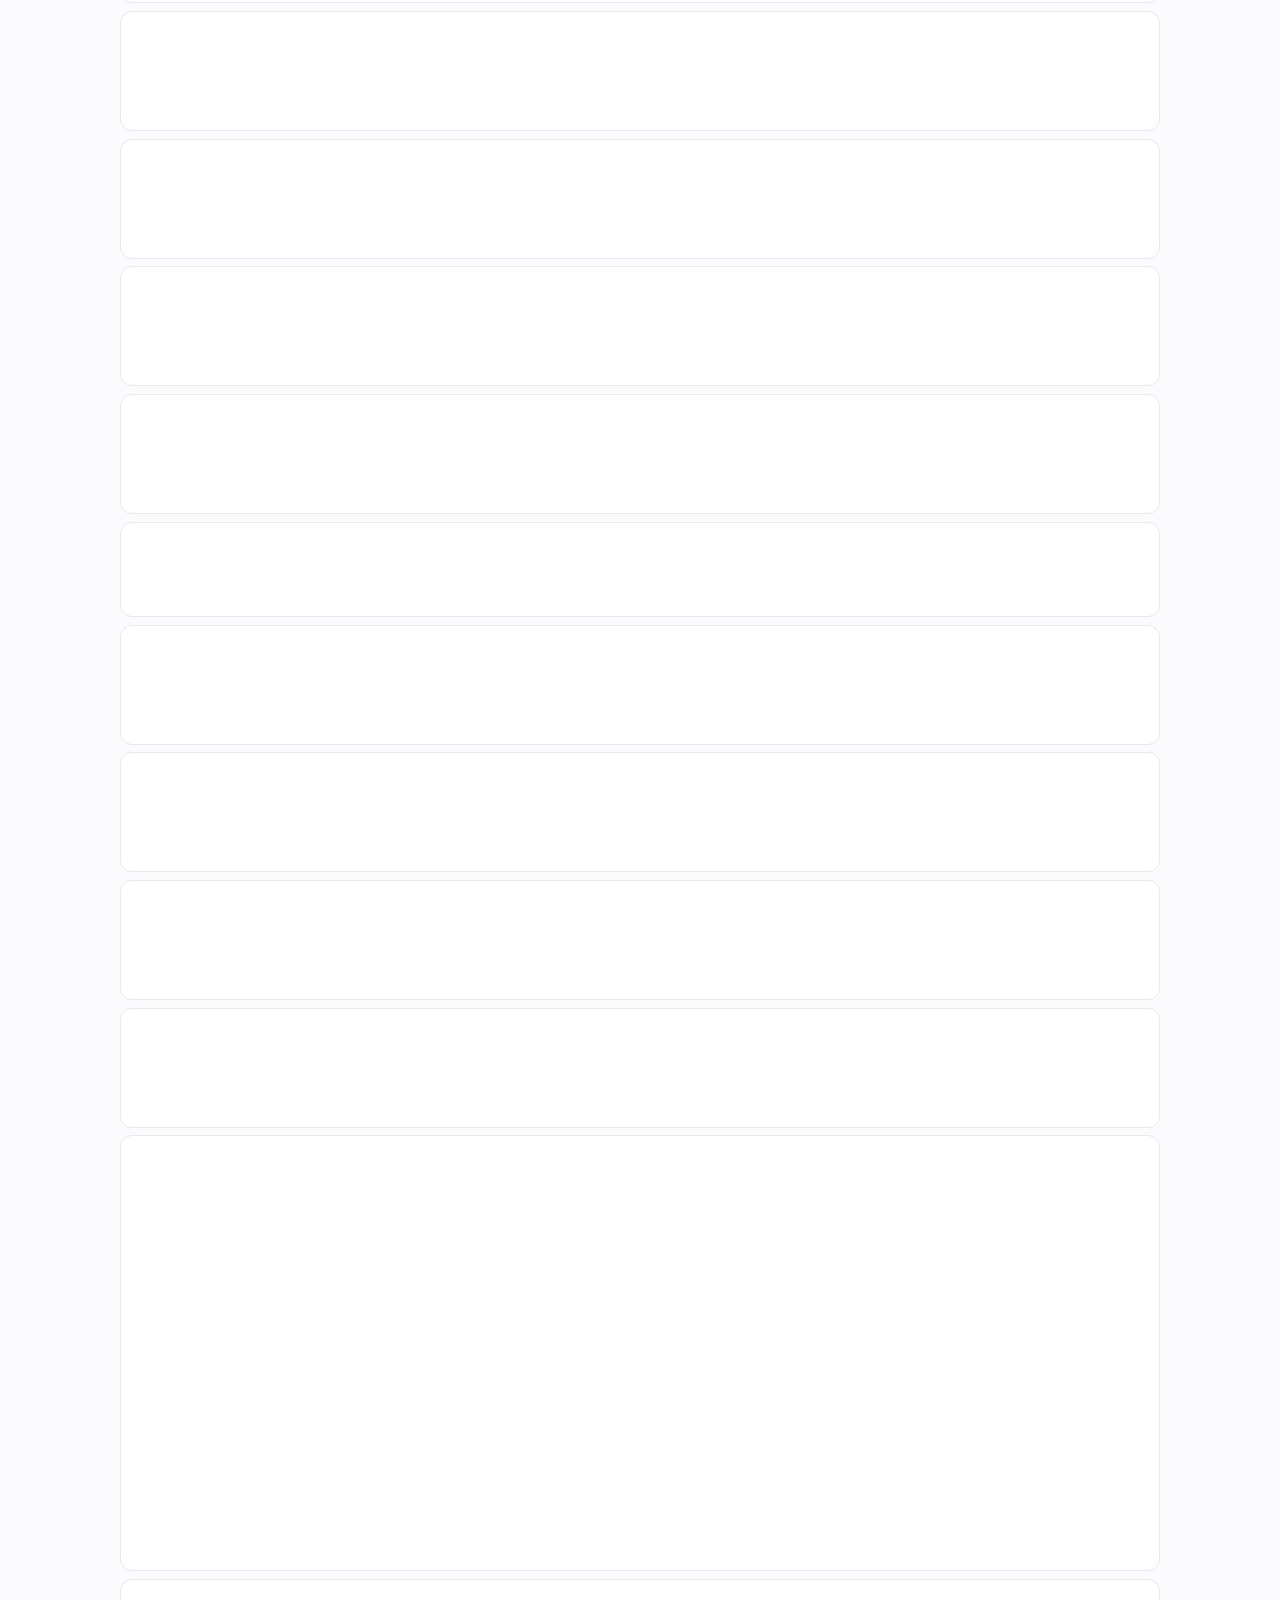
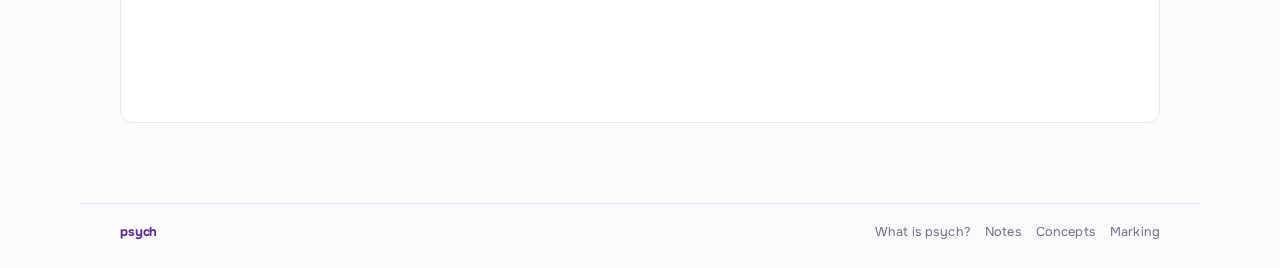
<file: questions.html>
<!DOCTYPE html>
<html lang="en">
<head>
<meta charset="utf-8">
<meta name="viewport" content="width=device-width, initial-scale=1">
<title>Question Bank · psych</title>
<meta name="description" content="IB Psychology exam-style questions, filterable by topic, approach and marks.">
<meta property="og:type" content="website">
<meta property="og:title" content="Question Bank · psych">
<meta property="og:description" content="IB Psychology exam-style questions, filterable by topic, approach and marks.">
<meta property="og:image" content="og-preview.png">
<meta property="og:image:type" content="image/png">
<meta property="og:image:width" content="1200">
<meta property="og:image:height" content="630">
<meta property="og:image:alt" content="psych in purple lettering">
<meta name="twitter:card" content="summary_large_image">
<meta name="twitter:image" content="og-preview.png">
<link rel="preconnect" href="https://fonts.googleapis.com">
<link rel="preconnect" href="https://fonts.gstatic.com" crossorigin>
<link href="https://fonts.googleapis.com/css2?family=Onest:wght@400;500;600;700&display=swap" rel="stylesheet">
<script>(function () { var d = document.documentElement, t = null; try { t = localStorage.getItem('psych-theme'); } catch (e) {} if (t !== 'light' && t !== 'dark') { try { t = matchMedia('(prefers-color-scheme: dark)').matches ? 'dark' : 'light'; } catch (e) { t = 'light'; } } d.dataset.theme = t; })();</script>
<link rel="stylesheet" href="styles.css">
</head>
<body>
<a class="skip-link" href="#main">Skip to content</a>

<nav class="nav">
  <div class="wrap nav-inner">
    <a class="brand" href="index.html">psych</a>
    <button class="nav-toggle" type="button" aria-expanded="false" aria-controls="site-nav" aria-label="Open navigation">
      <span></span><span></span><span></span>
    </button>
    <div class="nav-links" id="site-nav">
      <a href="index.html"><span class="nav-full">What is psych?</span><span class="nav-short">About</span></a>
      <a href="notes.html"><span class="nav-full">Revision Notes</span><span class="nav-short">Notes</span></a>
      <a href="terms.html"><span class="nav-full">Concepts</span><span class="nav-short">Concepts</span></a>
      <a href="questions.html" aria-current="page"><span class="nav-full">Question Bank</span><span class="nav-short">Questions</span></a>
      <a href="marking.html"><span class="nav-full">AI Marking</span><span class="nav-short">Marking</span></a>
    </div>
  </div>
</nav>

<main id="main">

  <header class="wrap page-head">
    <h1 class="page-title">Question Bank</h1>
    <p class="page-note">Marks shown as <em>Est.</em> are estimated from the command term.</p>
  </header>

  <div class="controls wrap">
    <div class="search-field">
      <svg width="17" height="17" viewBox="0 0 24 24" fill="none" stroke="currentColor" stroke-width="2" stroke-linecap="round" aria-hidden="true">
        <circle cx="11" cy="11" r="7"></circle><line x1="20.5" y1="20.5" x2="16.65" y2="16.65"></line>
      </svg>
      <label class="sr-only" for="q-search">Search questions</label>
      <input type="search" id="q-search" placeholder="Search questions" autocomplete="off">
      <button type="button" class="search-clear" id="q-search-clear" hidden aria-label="Clear search">
        <svg width="16" height="16" viewBox="0 0 24 24" fill="none" stroke="currentColor" stroke-width="2" stroke-linecap="round" aria-hidden="true">
          <line x1="18" y1="6" x2="6" y2="18"></line><line x1="6" y1="6" x2="18" y2="18"></line>
        </svg>
      </button>
    </div>

    <div class="control-row">
      <div class="filter-wrap">
        <button type="button" class="filter-btn" id="q-filter-btn"
                aria-expanded="false" aria-haspopup="true" aria-controls="q-filter-panel">
          <svg width="15" height="15" viewBox="0 0 24 24" fill="none" stroke="currentColor" stroke-width="2" stroke-linecap="round" aria-hidden="true">
            <line x1="3" y1="7" x2="21" y2="7"></line><line x1="6" y1="12" x2="18" y2="12"></line><line x1="10" y1="17" x2="14" y2="17"></line>
          </svg>
          Filter
          <span class="filter-count" id="q-filter-count" hidden></span>
          <svg class="caret" width="13" height="13" viewBox="0 0 24 24" fill="none" stroke="currentColor" stroke-width="2.2" stroke-linecap="round" stroke-linejoin="round" aria-hidden="true"><polyline points="6 9 12 15 18 9"></polyline></svg>
        </button>

        <div class="filter-panel" id="q-filter-panel" hidden role="dialog" aria-label="Filter questions">
        <div class="fgroup" role="group" aria-label="Topic">
          <p class="fgroup-title">Topic</p>
          <button type="button" class="fopt" data-group="topic" data-value="all" data-label="All" aria-pressed="true"><svg class="tick" width="14" height="14" viewBox="0 0 24 24" fill="none" stroke="currentColor" stroke-width="2.5" stroke-linecap="round" stroke-linejoin="round" aria-hidden="true"><polyline points="20 6 9 17 4 12"></polyline></svg><span class="label">All</span><span class="count" aria-hidden="true">121</span></button>
          <button type="button" class="fopt" data-group="topic" data-value="development" data-label="Human Development" aria-pressed="false"><svg class="tick" width="14" height="14" viewBox="0 0 24 24" fill="none" stroke="currentColor" stroke-width="2.5" stroke-linecap="round" stroke-linejoin="round" aria-hidden="true"><polyline points="20 6 9 17 4 12"></polyline></svg><span class="label">Human Development</span><span class="count" aria-hidden="true">1</span></button>
          <button type="button" class="fopt" data-group="topic" data-value="relationships" data-label="Human Relationships" aria-pressed="false"><svg class="tick" width="14" height="14" viewBox="0 0 24 24" fill="none" stroke="currentColor" stroke-width="2.5" stroke-linecap="round" stroke-linejoin="round" aria-hidden="true"><polyline points="20 6 9 17 4 12"></polyline></svg><span class="label">Human Relationships</span><span class="count" aria-hidden="true">2</span></button>
          <button type="button" class="fopt" data-group="topic" data-value="learning" data-label="Learning and Cognition" aria-pressed="false"><svg class="tick" width="14" height="14" viewBox="0 0 24 24" fill="none" stroke="currentColor" stroke-width="2.5" stroke-linecap="round" stroke-linejoin="round" aria-hidden="true"><polyline points="20 6 9 17 4 12"></polyline></svg><span class="label">Learning and Cognition</span><span class="count" aria-hidden="true">2</span></button>
          <button type="button" class="fopt" data-group="topic" data-value="core" data-label="Core Approach Content" aria-pressed="false"><svg class="tick" width="14" height="14" viewBox="0 0 24 24" fill="none" stroke="currentColor" stroke-width="2.5" stroke-linecap="round" stroke-linejoin="round" aria-hidden="true"><polyline points="20 6 9 17 4 12"></polyline></svg><span class="label">Core Approach Content</span><span class="count" aria-hidden="true">78</span></button>
          <button type="button" class="fopt" data-group="topic" data-value="methods" data-label="Research Methods" aria-pressed="false"><svg class="tick" width="14" height="14" viewBox="0 0 24 24" fill="none" stroke="currentColor" stroke-width="2.5" stroke-linecap="round" stroke-linejoin="round" aria-hidden="true"><polyline points="20 6 9 17 4 12"></polyline></svg><span class="label">Research Methods</span><span class="count" aria-hidden="true">37</span></button>
        </div>
        <div class="fgroup" role="group" aria-label="Approach">
          <p class="fgroup-title">Approach</p>
          <button type="button" class="fopt" data-group="approach" data-value="all" data-label="All" aria-pressed="true"><svg class="tick" width="14" height="14" viewBox="0 0 24 24" fill="none" stroke="currentColor" stroke-width="2.5" stroke-linecap="round" stroke-linejoin="round" aria-hidden="true"><polyline points="20 6 9 17 4 12"></polyline></svg><span class="label">All</span><span class="count" aria-hidden="true">121</span></button>
          <button type="button" class="fopt" data-group="approach" data-value="biological" data-label="Biological" aria-pressed="false"><svg class="tick" width="14" height="14" viewBox="0 0 24 24" fill="none" stroke="currentColor" stroke-width="2.5" stroke-linecap="round" stroke-linejoin="round" aria-hidden="true"><polyline points="20 6 9 17 4 12"></polyline></svg><span class="label">Biological</span><span class="count" aria-hidden="true">37</span></button>
          <button type="button" class="fopt" data-group="approach" data-value="cognitive" data-label="Cognitive" aria-pressed="false"><svg class="tick" width="14" height="14" viewBox="0 0 24 24" fill="none" stroke="currentColor" stroke-width="2.5" stroke-linecap="round" stroke-linejoin="round" aria-hidden="true"><polyline points="20 6 9 17 4 12"></polyline></svg><span class="label">Cognitive</span><span class="count" aria-hidden="true">29</span></button>
          <button type="button" class="fopt" data-group="approach" data-value="sociocultural" data-label="Sociocultural" aria-pressed="false"><svg class="tick" width="14" height="14" viewBox="0 0 24 24" fill="none" stroke="currentColor" stroke-width="2.5" stroke-linecap="round" stroke-linejoin="round" aria-hidden="true"><polyline points="20 6 9 17 4 12"></polyline></svg><span class="label">Sociocultural</span><span class="count" aria-hidden="true">17</span></button>
          <button type="button" class="fopt" data-group="approach" data-value="methods" data-label="Research Methods" aria-pressed="false"><svg class="tick" width="14" height="14" viewBox="0 0 24 24" fill="none" stroke="currentColor" stroke-width="2.5" stroke-linecap="round" stroke-linejoin="round" aria-hidden="true"><polyline points="20 6 9 17 4 12"></polyline></svg><span class="label">Research Methods</span><span class="count" aria-hidden="true">37</span></button>
        </div>
        <div class="fgroup" role="group" aria-label="Marks">
          <p class="fgroup-title">Marks</p>
          <button type="button" class="fopt" data-group="marks" data-value="all" data-label="All" aria-pressed="true"><svg class="tick" width="14" height="14" viewBox="0 0 24 24" fill="none" stroke="currentColor" stroke-width="2.5" stroke-linecap="round" stroke-linejoin="round" aria-hidden="true"><polyline points="20 6 9 17 4 12"></polyline></svg><span class="label">All</span><span class="count" aria-hidden="true">121</span></button>
          <button type="button" class="fopt" data-group="marks" data-value="3" data-label="3 marks" aria-pressed="false"><svg class="tick" width="14" height="14" viewBox="0 0 24 24" fill="none" stroke="currentColor" stroke-width="2.5" stroke-linecap="round" stroke-linejoin="round" aria-hidden="true"><polyline points="20 6 9 17 4 12"></polyline></svg><span class="label">3 marks</span><span class="count" aria-hidden="true">1</span></button>
          <button type="button" class="fopt" data-group="marks" data-value="4" data-label="4 marks" aria-pressed="false"><svg class="tick" width="14" height="14" viewBox="0 0 24 24" fill="none" stroke="currentColor" stroke-width="2.5" stroke-linecap="round" stroke-linejoin="round" aria-hidden="true"><polyline points="20 6 9 17 4 12"></polyline></svg><span class="label">4 marks</span><span class="count" aria-hidden="true">73</span></button>
          <button type="button" class="fopt" data-group="marks" data-value="6" data-label="6 marks" aria-pressed="false"><svg class="tick" width="14" height="14" viewBox="0 0 24 24" fill="none" stroke="currentColor" stroke-width="2.5" stroke-linecap="round" stroke-linejoin="round" aria-hidden="true"><polyline points="20 6 9 17 4 12"></polyline></svg><span class="label">6 marks</span><span class="count" aria-hidden="true">10</span></button>
          <button type="button" class="fopt" data-group="marks" data-value="15" data-label="15 marks" aria-pressed="false"><svg class="tick" width="14" height="14" viewBox="0 0 24 24" fill="none" stroke="currentColor" stroke-width="2.5" stroke-linecap="round" stroke-linejoin="round" aria-hidden="true"><polyline points="20 6 9 17 4 12"></polyline></svg><span class="label">15 marks</span><span class="count" aria-hidden="true">37</span></button>
        </div>
          <div class="fpanel-foot">
            <button type="button" class="text-btn" id="q-reset" hidden>Clear filters</button>
          </div>
        </div>
      </div>

      <p class="active-filters" id="q-active" hidden></p>
      <p class="result-count" id="q-count">121 questions</p>
      <p class="sr-only" id="q-live" role="status" aria-live="polite"></p>
    </div>
  </div>

  <div class="wrap">
    <div class="list" id="q-list"></div>
    <div class="empty" id="q-empty" hidden>
      <h2>Nothing matches</h2>
      <p>Try a different filter, or clear the search.</p>
    </div>
  </div>

</main>

<footer class="wrap footer">
  <span><b>psych</b></span>
  <span class="footer-links">
    <a href="index.html">What is psych?</a>
    <a href="notes.html">Notes</a>
    <a href="terms.html">Concepts</a>
    <a href="marking.html">Marking</a>
  </span>
</footer>

<script src="data.js"></script>
<script src="app.js"></script>
</body>
</html>
</file>
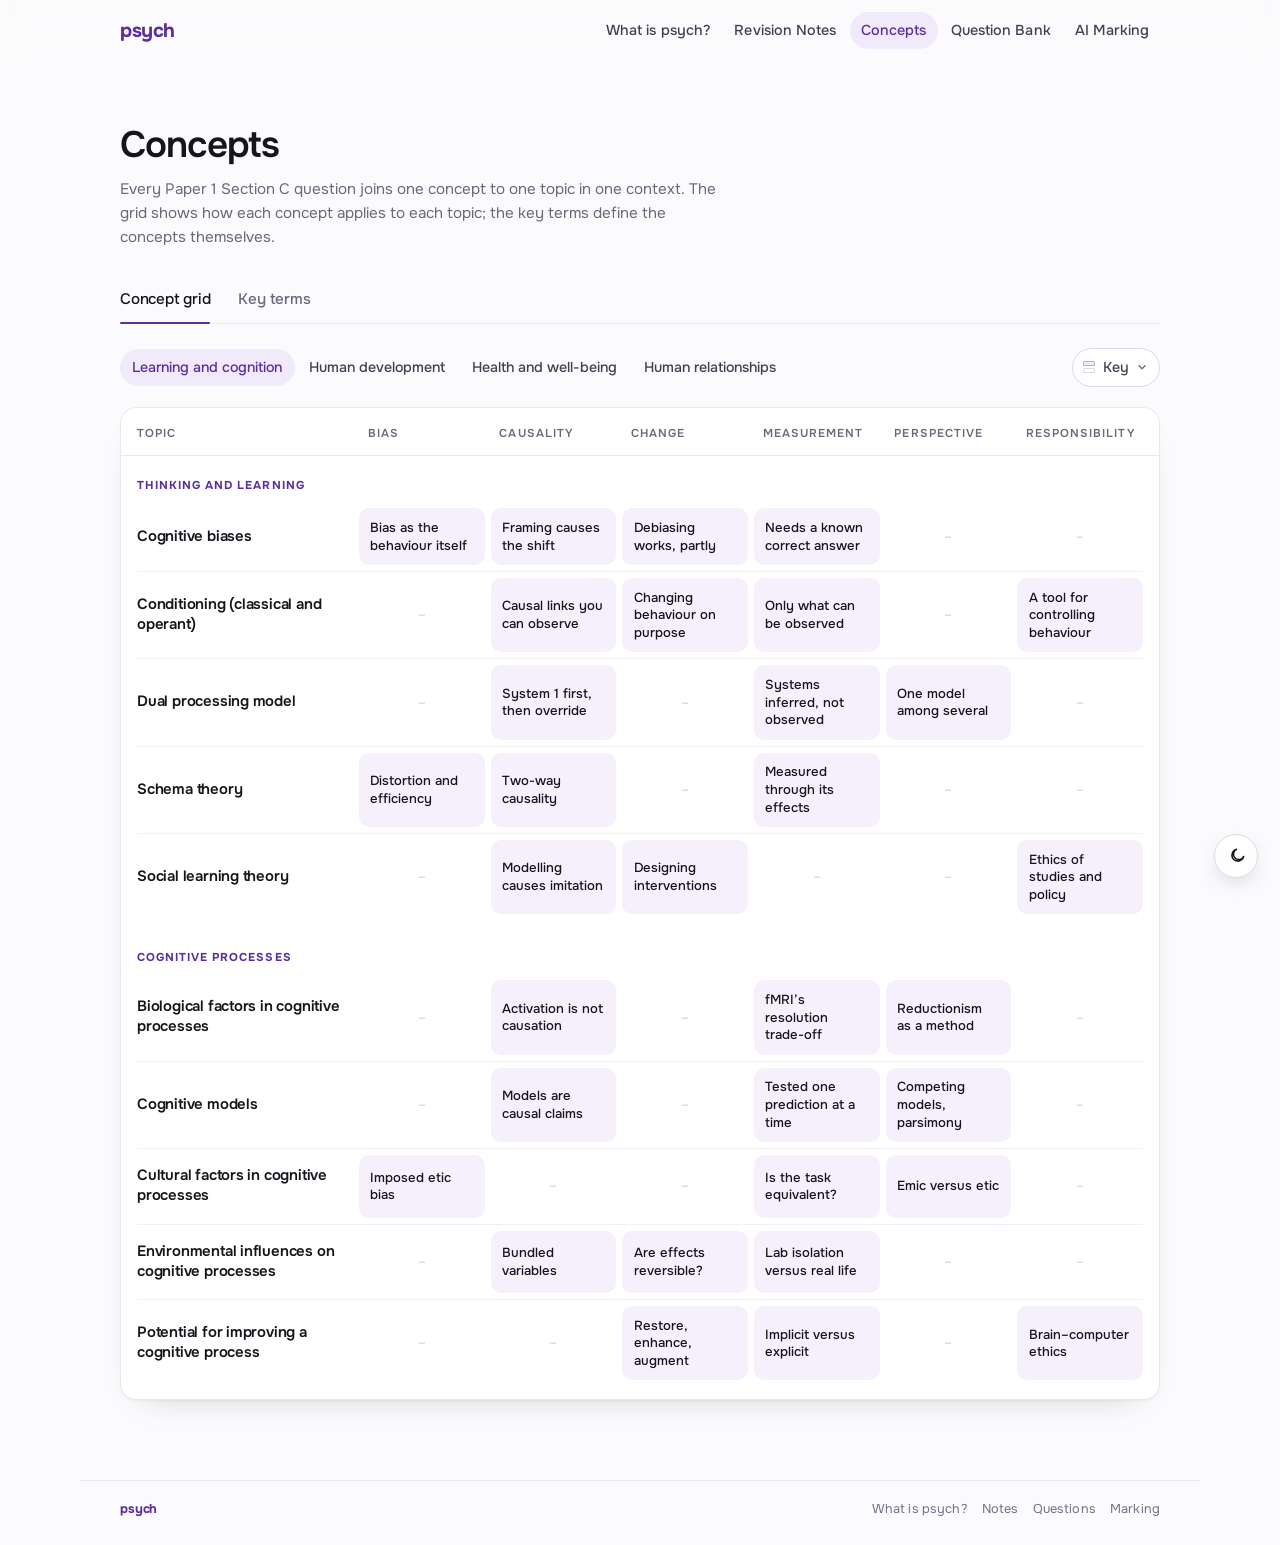
<file: terms.html>
<!DOCTYPE html>
<html lang="en">
<head>
<meta charset="utf-8">
<meta name="viewport" content="width=device-width, initial-scale=1">
<title>Concepts · psych</title>
<meta name="description" content="The six IB Psychology concepts: a concept × content grid for Paper 1 Section C, and key terms with short definitions.">
<meta property="og:type" content="website">
<meta property="og:title" content="Concepts · psych">
<meta property="og:description" content="A concept × content grid for Paper 1 Section C, plus key terms for the six IB Psychology concepts.">
<meta property="og:image" content="og-preview.png">
<meta property="og:image:type" content="image/png">
<meta property="og:image:width" content="1200">
<meta property="og:image:height" content="630">
<meta property="og:image:alt" content="psych in purple lettering">
<meta name="twitter:card" content="summary_large_image">
<meta name="twitter:image" content="og-preview.png">
<link rel="preconnect" href="https://fonts.googleapis.com">
<link rel="preconnect" href="https://fonts.gstatic.com" crossorigin>
<link href="https://fonts.googleapis.com/css2?family=Onest:wght@400;500;600;700&display=swap" rel="stylesheet">
<script>(function () { var d = document.documentElement, t = null; try { t = localStorage.getItem('psych-theme'); } catch (e) {} if (t !== 'light' && t !== 'dark') { try { t = matchMedia('(prefers-color-scheme: dark)').matches ? 'dark' : 'light'; } catch (e) { t = 'light'; } } d.dataset.theme = t; })();</script>
<link rel="stylesheet" href="styles.css">
</head>
<body>
<a class="skip-link" href="#main">Skip to content</a>

<nav class="nav">
  <div class="wrap nav-inner">
    <a class="brand" href="index.html">psych</a>
    <button class="nav-toggle" type="button" aria-expanded="false" aria-controls="site-nav" aria-label="Open navigation">
      <span></span><span></span><span></span>
    </button>
    <div class="nav-links" id="site-nav">
      <a href="index.html"><span class="nav-full">What is psych?</span><span class="nav-short">About</span></a>
      <a href="notes.html"><span class="nav-full">Revision Notes</span><span class="nav-short">Notes</span></a>
      <a href="terms.html" aria-current="page"><span class="nav-full">Concepts</span><span class="nav-short">Concepts</span></a>
      <a href="questions.html"><span class="nav-full">Question Bank</span><span class="nav-short">Questions</span></a>
      <a href="marking.html"><span class="nav-full">AI Marking</span><span class="nav-short">Marking</span></a>
    </div>
  </div>
</nav>

<main id="main">

  <header class="wrap page-head">
    <h1 class="page-title">Concepts</h1>
    <p class="page-note">Every Paper 1 Section C question joins one concept to one topic in one context.
       The grid shows how each concept applies to each topic; the key terms define the concepts themselves.</p>
  </header>

  <div class="wrap">
    <div class="view-switch" role="tablist" aria-label="Choose a view">
      <button type="button" role="tab" id="tab-grid" aria-controls="view-grid" aria-selected="true">Concept grid</button>
      <button type="button" role="tab" id="tab-terms" aria-controls="view-terms" aria-selected="false" tabindex="-1">Key terms</button>
    </div>
  </div>

  <section class="wrap view" id="view-grid" role="tabpanel" aria-labelledby="tab-grid">
    <div class="grid-bar">
  <div class="ctx-switch" role="group" aria-label="Context" id="ctx-switch"></div>
      <div class="gkey-wrap">
        <button type="button" class="gkey-btn" id="gkey-btn" aria-expanded="false" aria-controls="gkey">
          <span class="gkey-icon" aria-hidden="true"><i></i><i></i></span>
          Key
          <svg class="caret" width="10" height="10" viewBox="0 0 10 10" aria-hidden="true"><path d="M2 3.75 5 6.75 8 3.75" fill="none" stroke="currentColor" stroke-width="1.5" stroke-linecap="round" stroke-linejoin="round"/></svg>
        </button>
        <aside class="gkey" id="gkey" aria-label="Key" hidden>
          <ul class="gkey-list">
            <li><span class="gkey-swatch is-written" aria-hidden="true"></span>Angle written</li>
            <li><span class="gkey-swatch is-weak" aria-hidden="true">–</span>Weaker link, general angle</li>
          </ul>
          <p class="gkey-hint"><span class="on-pointer">Click</span><span class="on-touch">Tap</span> a cell to open it.</p>
        </aside>
      </div>
    </div>
    <div class="cgrid" id="cgrid"></div>
  </section>

  <section class="wrap view" id="view-terms" role="tabpanel" aria-labelledby="tab-terms" hidden>
    <div class="terms-search">
      <div class="search-field">
        <svg width="17" height="17" viewBox="0 0 24 24" fill="none" stroke="currentColor" stroke-width="2" stroke-linecap="round" aria-hidden="true">
          <circle cx="11" cy="11" r="7"></circle><line x1="20.5" y1="20.5" x2="16.65" y2="16.65"></line>
        </svg>
        <label class="sr-only" for="terms-search">Search key terms</label>
        <input type="search" id="terms-search" placeholder="Search terms and definitions" autocomplete="off">
        <button type="button" class="search-clear" id="terms-search-clear" hidden aria-label="Clear search">
          <svg width="16" height="16" viewBox="0 0 24 24" fill="none" stroke="currentColor" stroke-width="2" stroke-linecap="round" aria-hidden="true"><line x1="18" y1="6" x2="6" y2="18"></line><line x1="6" y1="6" x2="18" y2="18"></line></svg>
        </button>
      </div>
      <div class="control-row">
        <div class="concept-chips" role="group" aria-label="Concept" id="concept-chips"></div>
        <p class="result-count" id="terms-count"></p>
      </div>
      <p class="sr-only" id="terms-live" role="status" aria-live="polite"></p>
    </div>
    <div id="terms-list"></div>
    <div class="empty" id="terms-empty" hidden>
      <h2>Nothing matches</h2>
      <p>Try a different search or concept.</p>
    </div>
  </section>

  <dialog class="angle-dialog" id="angle-dialog" aria-labelledby="angle-title">
    <div class="angle-scrim" aria-hidden="true"></div>
    <div class="angle-sheet">
      <div class="angle-grabber" aria-hidden="true"><span></span></div>
      <div class="angle-content" id="angle-content">
      <div class="angle-top">
        <p class="angle-eyebrow" id="angle-eyebrow"></p>
        <button type="button" class="angle-close" id="angle-close" aria-label="Close"><svg width="16" height="16" viewBox="0 0 24 24" fill="none" stroke="currentColor" stroke-width="2" stroke-linecap="round" aria-hidden="true"><line x1="18" y1="6" x2="6" y2="18"></line><line x1="6" y1="6" x2="18" y2="18"></line></svg></button>
      </div>
      <h2 class="angle-title" id="angle-title"></h2>
      <div id="angle-body"></div>
      <div class="angle-nav">
        <button type="button" class="text-btn" id="angle-prev">← Previous concept</button>
        <button type="button" class="text-btn" id="angle-next">Next concept →</button>
      </div>
      </div>
    </div>
  </dialog>

</main>

<footer class="wrap footer">
  <span><b>psych</b></span>
  <span class="footer-links">
    <a href="index.html">What is psych?</a>
    <a href="notes.html">Notes</a>
    <a href="questions.html">Questions</a>
    <a href="marking.html">Marking</a>
  </span>
</footer>

<script src="data.js"></script>
<script src="terms.js"></script>
<script src="grid.js"></script>
<script src="app.js"></script>
</body>
</html>
</file>
<file: styles.css>
/* ============================================================
   psych — IB Psychology revision
   One typeface (Onest), one accent (purple), flat surfaces.

   Interaction follows Apple's fluid-interface principles
   (see .claude/skills/apple-design): feedback on press, springs
   for anything you can touch, translucent floating chrome,
   size-specific type, and gentle fallbacks for reduced motion,
   reduced transparency and higher contrast.
   ============================================================ */

:root {
  /* colour — purple, black, white, restrained neutrals */
  --ink:        #17151c;
  --ink-2:      #453f50;
  --muted:      #6d6779;
  --faint:      #757086;
  --line:       #eae7ef;
  --line-2:     #f2f0f6;
  --line-3:     #ddd8e6;
  --canvas:     #fbfafc;
  --surface:    #ffffff;
  --violet:     #5b2e9d;
  --violet-2:   #47237b;
  --violet-soft:#f1eafa;

  /* materials — translucent layers that float over content.
     Thicker (more opaque, more blur, deeper shadow) as surfaces grow. */
  --mat-rgb:         251, 250, 252;   /* canvas */
  --mat-surface-rgb: 255, 255, 255;   /* surface */
  --mat-edge:        rgba(255, 255, 255, .7);   /* light catching the top edge */
  --shadow-rgb:      23, 21, 28;
  --scrim:           rgba(23, 21, 28, .32);

  /* Onest is the brand face, a deliberate override of the system font. */
  --sans: "Onest", system-ui, -apple-system, "Segoe UI", Roboto, sans-serif;

  /* type: tracking is size-specific, never one value for all sizes */
  --track-display: -.028em;   /* large titles: tighten */
  --track-title:   -.014em;   /* card titles, section heads */
  --track-body:    0;         /* body copy: leave alone */
  --track-small:   .012em;    /* captions and meta: open up slightly */
  --track-caps:    .09em;     /* small uppercase labels */

  --r-sm: .5rem;
  --r-md: .625rem;
  --r-lg: .75rem;
  --r-xl: 1rem;
  --maxw: 70rem;
  --gutter: clamp(1.25rem, 5vw, 2.5rem);

  /* easing — the closing curve mirrors the opening one, so a reversible
     transition leaves along the same path it arrived on */
  --ease:     cubic-bezier(.22, .61, .36, 1);   /* out: open / arrive */
  --ease-in:  cubic-bezier(.64, 0, .78, .39);   /* its mirror: close / leave */
  --press:    100ms;
  --fast:     130ms;
  --base:     200ms;
}

html { color-scheme: light; }

/* The theme is expressed entirely through the shared colour tokens, so every
   page and component inherits it without needing page-specific overrides. */
html[data-theme="dark"] {
  color-scheme: dark;
  --ink:         #f3eff8;
  --ink-2:       #d4cddd;
  --muted:       #afa6bb;
  --faint:       #9a91a6;
  --line:        #37303f;
  --line-2:      #28222f;
  --line-3:      #4b4154;
  --canvas:      #16121a;
  --surface:     #201b25;
  --violet:      #c9a8ff;
  --violet-2:    #b58af7;
  --violet-soft: #35264b;

  --mat-rgb:         22, 18, 26;
  --mat-surface-rgb: 32, 27, 37;
  --mat-edge:        rgba(255, 255, 255, .08);
  --shadow-rgb:      0, 0, 0;
  --scrim:           rgba(0, 0, 0, .5);
}

/* Switching theme eases the brightness change rather than flashing.
   The class is only present for the length of the switch. */
html.theme-changing,
html.theme-changing *,
html.theme-changing *::before,
html.theme-changing *::after {
  transition: background-color 320ms var(--ease), border-color 320ms var(--ease),
              color 320ms var(--ease), fill 320ms var(--ease) !important;
}

/* ---------- reset ---------- */
*, *::before, *::after { box-sizing: border-box; }
html { -webkit-text-size-adjust: 100%; font-size: 100%; }  /* respect the reader's text size */
body {
  margin: 0;
  min-height: 100vh; display: flex; flex-direction: column;
  background: var(--canvas);
  color: var(--ink);
  font-family: var(--sans);
  font-size: 1rem;
  line-height: 1.6;
  letter-spacing: var(--track-body);
  font-optical-sizing: auto;
  -webkit-font-smoothing: antialiased;
  -webkit-tap-highlight-color: transparent;  /* we draw our own, instant, press state */
}
img { max-width: 100%; display: block; }
button, input { font: inherit; color: inherit; letter-spacing: inherit; }
a { color: inherit; }

/* No 300ms double-tap wait on anything you can press: nothing here uses double-tap. */
a, button, input, label, summary, [role="button"] { touch-action: manipulation; }

:focus-visible { outline: 2px solid var(--violet); outline-offset: 3px; border-radius: 5px; }
.sr-only {
  position: absolute; width: 1px; height: 1px; padding: 0; margin: -1px;
  overflow: hidden; clip: rect(0 0 0 0); white-space: nowrap; border: 0;
}
.skip-link {
  position: absolute; left: 50%; transform: translateX(-50%) translateY(-200%);
  top: 10px; z-index: 100; background: var(--ink); color: var(--canvas);
  padding: .56rem 1rem; border-radius: 999px; text-decoration: none; font-size: .875rem;
}
.skip-link:focus { transform: translateX(-50%) translateY(0); }

/* ---------- layout ---------- */
.wrap { width: 100%; max-width: var(--maxw); margin-inline: auto; padding-inline: var(--gutter); }
.wrap-narrow { max-width: 47.5rem; }

/* ---------- navigation: a translucent layer content scrolls under ---------- */
.nav {
  position: sticky; top: 0; z-index: 40;
  background: rgba(var(--mat-rgb), .82);
  -webkit-backdrop-filter: blur(12px);
  backdrop-filter: blur(12px);
  transform: translateZ(0);          /* its own layer: scrolling content never repaints it */
}
/* Scroll-edge effect instead of a hard divider: a soft fade appears only once
   content actually passes underneath the bar. */
.nav::after {
  content: ""; position: absolute; left: 0; right: 0; top: 100%; height: 14px;
  background: linear-gradient(to bottom, rgba(var(--mat-rgb), .75), rgba(var(--mat-rgb), 0));
  pointer-events: none; opacity: 0;
  transition: opacity var(--base) var(--ease);
}
.nav.is-scrolled::after { opacity: 1; }

.nav-inner {
  display: flex; align-items: center; justify-content: space-between;
  gap: 1rem; min-height: 3.875rem;
}
.brand {
  font-size: 1.22rem; font-weight: 700; letter-spacing: -.02em;
  color: var(--violet); text-decoration: none;
}
.nav-toggle { display: none; }
.nav-links { display: flex; align-items: center; gap: 2px; }
/* Text over a translucent material: higher contrast, a touch more tracking. */
.nav-links a {
  text-decoration: none; font-size: .9rem; font-weight: 500; color: var(--ink-2);
  letter-spacing: .005em;
  padding: .44rem .7rem; border-radius: 999px;
  transition: color var(--fast) var(--ease), background var(--fast) var(--ease),
              transform var(--fast) var(--ease);
}
.nav-links a:hover { color: var(--ink); background: rgba(var(--shadow-rgb), .05); }
html[data-theme="dark"] .nav-links a:hover { background: rgba(255, 255, 255, .07); }
.nav-links a:active { transform: scale(.97); transition: transform var(--press) ease-out; }
.nav-links a[aria-current="page"] { color: var(--violet); background: var(--violet-soft); }
/* Desktop: the current-page pill is one element that slides between links. */
@media (min-width: 681px) {
  .nav-links.has-ind { position: relative; }
  .nav-links.has-ind a { position: relative; z-index: 1; }
  .nav-links.has-ind a[aria-current="page"] { background: transparent; }
  .nav-links.has-ind a[aria-current="page"]:hover { background: transparent; }
}
.nav-ind {
  position: absolute; left: 0; top: 0; width: 0; border-radius: 999px;
  background: var(--violet-soft); pointer-events: none; z-index: 0;
  opacity: 0; will-change: transform, width;
}
.nav-ind.is-ready { opacity: 1; }
.nav-short { display: none; }
.violet-text { color: var(--violet); }

/* ---------- headings: tight leading and negative tracking as type grows ---------- */
h1.page-title {
  font-size: clamp(1.75rem, 4.2vw, 2.3rem);
  font-weight: 600; line-height: 1.1; letter-spacing: var(--track-display);
  margin: 0;
}
.page-head { padding-block: clamp(2.5rem, 7vh, 4.25rem) clamp(1.25rem, 3vh, 1.75rem); }
.page-note {
  margin: .7rem 0 0; color: var(--muted); font-size: .95rem; line-height: 1.6; max-width: 60ch;
}

/* ---------- about ---------- */
.about { padding-block: clamp(4rem, 11vh, 7.5rem) clamp(3.5rem, 9vh, 6.5rem); }
.about p {
  font-size: clamp(1.02rem, 1.7vw, 1.14rem); line-height: 1.65;
  color: var(--ink-2); max-width: 56ch; margin: 1.35rem 0 0;
}
.about .page-title + p { margin-top: 1.8rem; }
.about-actions { display: flex; flex-wrap: wrap; gap: .625rem; margin-top: 2.6rem; }
.credit {
  margin: clamp(3.25rem, 8vh, 5.25rem) 0 0; padding-top: 1.5rem;
  border-top: 1px solid var(--line);
  font-size: .855rem; color: var(--muted); letter-spacing: var(--track-small);
}
.credit a { color: var(--violet); text-decoration: none; }
.credit a:hover { text-decoration: underline; }

/* ---------- buttons: feedback lives on the press, and it's instant ---------- */
.btn {
  display: inline-flex; align-items: center; gap: .5rem;
  padding: .69rem 1.19rem; border-radius: var(--r-md);
  font-weight: 500; font-size: .94rem; text-decoration: none; cursor: pointer;
  border: 1px solid var(--line-3); background: var(--surface); color: var(--ink);
  transition: background var(--fast) var(--ease), border-color var(--fast) var(--ease),
              color var(--fast) var(--ease), transform var(--fast) var(--ease);
}
.btn:hover { background: var(--line-2); }
.btn:active { transform: scale(.97); transition: transform var(--press) ease-out; }
.btn-primary { background: var(--violet); border-color: var(--violet); color: #fff; }
.btn-primary:hover { background: var(--violet-2); border-color: var(--violet-2); }
html[data-theme="dark"] .btn-primary { color: #17151c; }

.text-btn {
  border: 0; background: none; color: var(--violet); font-size: .855rem; font-weight: 500;
  cursor: pointer; padding: .32rem .44rem; border-radius: 6px;
  transition: background var(--fast) var(--ease), transform var(--fast) var(--ease);
}
.text-btn:hover { background: var(--violet-soft); }
.text-btn:active { transform: scale(.97); transition: transform var(--press) ease-out; }
.text-btn[hidden] { display: none; }

/* ---------- controls: search + one filter ---------- */
.controls {
  padding-bottom: .875rem;
}
.controls::after {
  content: ""; display: block; height: 1px; background: var(--line);
  margin-top: .875rem;
}
.search-field { position: relative; }
.search-field > svg {
  position: absolute; left: .875rem; top: 50%; transform: translateY(-50%);
  color: var(--faint); pointer-events: none;
}
.search-field input {
  width: 100%; padding: .75rem 2.625rem;
  border: 1px solid var(--line); border-radius: var(--r-md);
  background: var(--surface); font-size: .96rem;
  transition: border-color var(--fast) var(--ease), box-shadow var(--fast) var(--ease);
}
.search-field input::placeholder { color: var(--faint); }
/* Only our own clear button: hide the browser's built-in one (it doubled up on phones). */
.search-field input::-webkit-search-cancel-button,
.search-field input::-webkit-search-decoration { -webkit-appearance: none; appearance: none; display: none; }
.search-field input:focus {
  outline: none; border-color: var(--violet);
  box-shadow: 0 0 0 3px var(--violet-soft);
}
.search-clear {
  position: absolute; right: .44rem; top: 50%; transform: translateY(-50%);
  border: 0; background: transparent; color: var(--muted); cursor: pointer;
  padding: .44rem; border-radius: 999px; line-height: 0;
  transition: background var(--fast) var(--ease), transform var(--fast) var(--ease);
}
.search-clear:hover { background: var(--line-2); }
.search-clear:active { transform: translateY(-50%) scale(.9); transition: transform var(--press) ease-out; }
.search-clear[hidden] { display: none; }

.control-row {
  display: flex; align-items: center; gap: .625rem; flex-wrap: wrap;
  margin-top: .75rem; min-height: 2.25rem;
}
.filter-wrap { position: relative; flex-shrink: 0; }
.filter-btn {
  display: inline-flex; align-items: center; gap: .5rem;
  padding: .5rem .81rem; border-radius: var(--r-md);
  border: 1px solid var(--line-3); background: var(--surface);
  font-size: .89rem; font-weight: 500; cursor: pointer; color: var(--ink);
  transition: background var(--fast) var(--ease), border-color var(--fast) var(--ease),
              transform var(--fast) var(--ease);
}
.filter-btn:hover { background: var(--line-2); }
.filter-btn:active { transform: scale(.97); transition: transform var(--press) ease-out; }
.filter-btn[aria-expanded="true"] { border-color: var(--violet); }
.filter-btn .caret { transition: transform var(--base) var(--ease-in); color: var(--faint); }
.filter-btn[aria-expanded="true"] .caret { transform: rotate(180deg); transition-timing-function: var(--ease); }
.filter-count {
  min-width: 1.125rem; height: 1.125rem; padding: 0 .32rem; border-radius: 999px;
  background: var(--violet); color: #fff; font-size: .7rem; font-weight: 600;
  display: inline-flex; align-items: center; justify-content: center;
  font-variant-numeric: tabular-nums; letter-spacing: var(--track-small);
}
html[data-theme="dark"] .filter-count { color: #17151c; }
.filter-count[hidden] { display: none; }

.active-filters {
  margin: 0; font-size: .855rem; color: var(--muted); min-width: 0;
  letter-spacing: var(--track-small);
  overflow: hidden; text-overflow: ellipsis; white-space: nowrap;
}
.active-filters[hidden] { display: none; }
.result-count {
  margin: 0 0 0 auto; color: var(--faint); font-size: .83rem;
  letter-spacing: var(--track-small);
  font-variant-numeric: tabular-nums; flex-shrink: 0;
}

/* ---------- filter popover (desktop) ----------
   A light material that floats beside the content without a scrim, so the
   list stays readable while you filter. It grows out of the Filter button:
   transform-origin is set to the trigger from script. Motion is a spring
   driven from app.js, so it can be reversed at any instant. */
.filter-panel {
  position: fixed; top: 0; left: 0; z-index: 60;
  width: 18rem; max-width: calc(100vw - 2 * var(--gutter));
  max-height: min(72vh, 32.5rem); overflow-y: auto; overscroll-behavior: contain;
  background: rgba(var(--mat-surface-rgb), .93);
  -webkit-backdrop-filter: blur(28px) saturate(180%);
  backdrop-filter: blur(28px) saturate(180%);
  border: 1px solid var(--line-3);
  border-radius: var(--r-xl); padding: .375rem;
  box-shadow: inset 0 1px 0 var(--mat-edge),
              0 18px 40px -22px rgba(var(--shadow-rgb), .5),
              0 2px 8px -4px rgba(var(--shadow-rgb), .12);
}
.filter-panel[hidden] { display: none; }

.sheet-grabber, .sheet-scrim { display: none; }

.fgroup { padding: .5rem .375rem .375rem; }
.fgroup + .fgroup { border-top: 1px solid var(--line-2); }
.fgroup-title {
  margin: 0 0 .25rem; padding-inline: .5rem;
  font-size: .715rem; font-weight: 600; letter-spacing: var(--track-caps); text-transform: uppercase;
  color: var(--muted);
}
.fopt {
  display: flex; align-items: center; gap: .5rem; width: 100%;
  padding: .5rem .56rem; border: 0; border-radius: var(--r-sm);
  background: none; text-align: left; cursor: pointer;
  font-size: .9rem; color: var(--ink-2);
  transition: background var(--fast) var(--ease), color var(--fast) var(--ease);
}
.fopt:hover:not(:disabled) { background: rgba(var(--shadow-rgb), .05); }
html[data-theme="dark"] .fopt:hover:not(:disabled) { background: rgba(255, 255, 255, .07); }
.fopt:active:not(:disabled) { background: var(--violet-soft); transition-duration: 0ms; }
.fopt[aria-pressed="true"] { color: var(--violet); font-weight: 500; }
.fopt:disabled { opacity: .38; cursor: default; }
.fopt .tick { width: 14px; flex-shrink: 0; color: var(--violet); opacity: 0; }
.fopt[aria-pressed="true"] .tick { opacity: 1; }
.fopt .label { flex: 1; min-width: 0; }
.fopt .count {
  color: var(--faint); font-size: .78rem; font-variant-numeric: tabular-nums;
  font-weight: 400; letter-spacing: var(--track-small);
}
.fpanel-foot {
  border-top: 1px solid var(--line-2); padding: .375rem .5rem .25rem; margin-top: 2px;
}

/* ---------- cards ---------- */
.list { display: flex; flex-direction: column; gap: .5rem; padding-top: 1.375rem; padding-bottom: 5rem; }
.list:empty { min-height: 85vh; }
.item[hidden] { display: none; }
.item { scroll-margin-top: 5rem; }
.list > .item { content-visibility: auto; contain-intrinsic-size: auto 5.5rem; }
html.is-scrolling main { pointer-events: none; }
.item { scroll-margin-top: 5rem; }
.item {
  background: var(--surface); border: 1px solid var(--line); border-radius: var(--r-lg);
  transition: background var(--base) var(--ease), border-color var(--base) var(--ease);
  contain: layout style;
}
.item:hover { background: var(--line-2); border-color: var(--line-3); }
/* pressed: the card answers on touch-down, not on release */
.item:has(> .item-head:active) { background: var(--line-2); border-color: var(--line-3); transition-duration: 0ms; }
.item.open { background: var(--surface); border-color: var(--line-3); }

.item-head {
  width: 100%; display: flex; align-items: flex-start; gap: 1.125rem; text-align: left;
  background: none; border: 0; cursor: pointer;
  padding: 1.25rem 1.375rem; border-radius: var(--r-lg); font-family: inherit;
}
.item-head:focus-visible { outline-offset: -3px; }
.item-main { flex: 1; min-width: 0; }

/* notes: the concept name dominates — weight, size and leading as a set */
.item-title {
  display: block; font-size: 1.04rem; font-weight: 600; line-height: 1.35;
  letter-spacing: var(--track-title); color: var(--ink); max-width: 62ch;
}
.item-sub {
  display: block; margin-top: 3px; font-size: .875rem; color: var(--muted);
  max-width: 62ch;
}

/* questions: the question dominates */
.item-q {
  display: block; margin: 0; font-size: 1rem; font-weight: 500; line-height: 1.52;
  letter-spacing: -.004em; color: var(--ink); max-width: 70ch;
}

/* one quiet line of supporting information — not a row of pills */
.item-meta {
  display: block; margin-top: .625rem; font-size: .79rem; color: var(--faint);
  line-height: 1.5; letter-spacing: var(--track-small);
}
.item-meta .sep { padding: 0 .42em; opacity: .6; }
.item-meta .marks { color: var(--ink-2); font-weight: 500; }

/* The chevron points where the card is going; closing mirrors the opening curve. */
.chevron {
  flex-shrink: 0; color: var(--faint); margin-top: 4px;
  transition: transform var(--base) var(--ease-in), color var(--fast) var(--ease);
}
.item.open .chevron { transform: rotate(180deg); color: var(--ink-2); transition-timing-function: var(--ease); }
.item-head:hover .chevron { color: var(--ink-2); }

/* expand / collapse — open eases out, close eases in along the mirrored curve.
   CSS transitions re-target from the current value, so a second tap
   mid-flight reverses straight away instead of waiting for the first to end. */
.item-body {
  display: grid; grid-template-rows: 0fr;
  transition: grid-template-rows var(--base) var(--ease-in);
}
.item.open .item-body { grid-template-rows: 1fr; transition-timing-function: var(--ease); }
.item-body > .inner {
  overflow: hidden; opacity: 0; transform: translateY(-4px);
  transition: opacity var(--fast) var(--ease-in), transform var(--base) var(--ease-in);
}
.item.open .item-body > .inner {
  opacity: 1; transform: none;
  transition: opacity var(--base) var(--ease) 40ms, transform var(--base) var(--ease);
}
.body-pad { margin: 0 1.375rem; padding: .25rem 0 1.5rem; border-top: 1px solid var(--line-2); }

.field { margin-top: 1.25rem; }
.field-label {
  font-size: .715rem; font-weight: 700; letter-spacing: var(--track-caps); text-transform: uppercase;
  color: var(--ink-2); margin-bottom: .4rem; line-height: 1.4;
}
.field p { margin: 0; color: var(--ink-2); line-height: 1.68; max-width: 68ch; }
.field ul { margin: 0; padding-left: 1.05rem; color: var(--ink-2); line-height: 1.66; max-width: 68ch; }
.field ul li { margin-bottom: .32rem; }
.field ul li::marker { color: var(--line-3); }

/* metadata a student only needs once the card is open */
.body-meta { margin: 1.25rem 0 0; }

/* ---------- concepts page ---------- */
/* Two views, chosen with quiet underline tabs rather than boxed pills. */
.view-switch { display: flex; gap: 1.75rem; border-bottom: 1px solid var(--line); }
.view-switch [role="tab"] {
  position: relative; border: 0; background: none; cursor: pointer;
  padding: .625rem 0 .75rem; font-size: .95rem; font-weight: 500; color: var(--muted);
  letter-spacing: var(--track-title);
  transition: color var(--fast) var(--ease);
}
.view-switch [role="tab"]:hover { color: var(--ink); }
.view-switch [role="tab"][aria-selected="true"] { color: var(--ink); }
.view-switch { position: relative; }
.tab-ind {
  position: absolute; left: 0; top: 0; width: 0; height: 2px !important; margin-top: -1px;
  border-radius: 2px; background: var(--violet); pointer-events: none;
  opacity: 0; will-change: transform, width;
}
.tab-ind.is-ready { opacity: 1; }
.view[hidden] { display: none; }

/* context switch: same treatment as the current page in the nav */
.ctx-switch { position: relative; display: flex; flex-wrap: wrap; gap: 2px; margin-top: 1.5rem; }
.ctx-switch .seg-btn { position: relative; z-index: 1; }
.ctx-switch .seg-btn[aria-pressed="true"] { background: transparent; }
.seg-ind {
  position: absolute; left: 0; top: 0; width: 0; border-radius: 999px;
  background: var(--violet-soft); pointer-events: none; z-index: 0;
  opacity: 0; will-change: transform, width;
}
.seg-ind.is-ready { opacity: 1; }
.seg-btn, .chip {
  border: 0; background: none; cursor: pointer;
  padding: .44rem .78rem; border-radius: 999px;
  font-size: .89rem; font-weight: 500; color: var(--ink-2); white-space: nowrap;
  transition: color var(--fast) var(--ease), background var(--fast) var(--ease), transform var(--fast) var(--ease);
}
.seg-btn:hover, .chip:hover { color: var(--ink); background: rgba(var(--shadow-rgb), .05); }
html[data-theme="dark"] .seg-btn:hover, html[data-theme="dark"] .chip:hover { background: rgba(255, 255, 255, .07); }
.seg-btn:active, .chip:active { transform: scale(.97); transition: transform var(--press) ease-out; }
.seg-btn[aria-pressed="true"], .chip[aria-pressed="true"] { color: var(--violet); background: var(--violet-soft); }
.chip-n {
  margin-left: .38rem; font-size: .74rem; font-weight: 400; color: var(--faint);
  font-variant-numeric: tabular-nums;
}
.chip[aria-pressed="true"] .chip-n { color: inherit; opacity: .7; }
.concept-chips { position: relative; }
.concept-chips .chip { position: relative; z-index: 1; }
.concept-chips .chip[aria-pressed="true"] { background: transparent; }
.chip-ind {
  position: absolute; left: 0; top: 0; width: 0; border-radius: 999px;
  background: var(--violet-soft); pointer-events: none; z-index: 0;
  opacity: 0; will-change: transform, width;
}
.chip-ind.is-ready { opacity: 1; }

/* context switch on the left, the key on the right */
.grid-bar {
  display: flex; align-items: center; justify-content: space-between; gap: 1rem 2rem;
  flex-wrap: wrap; margin-top: 1.5rem;
}
.grid-bar .ctx-switch { margin-top: 0; }
.gkey-wrap { position: relative; flex-shrink: 0; }
.gkey-btn {
  display: inline-flex; align-items: center; gap: .5rem;
  padding: .44rem .78rem .44rem .62rem; border-radius: 999px;
  border: 1px solid var(--line-3); background: var(--surface);
  font: inherit; font-size: .89rem; font-weight: 500; color: var(--ink-2); cursor: pointer;
  transition: color var(--fast) var(--ease), background var(--fast) var(--ease),
              border-color var(--fast) var(--ease), transform var(--fast) var(--ease);
}
.gkey-btn:hover { color: var(--ink); background: var(--line-2); }
.gkey-btn:active { transform: scale(.97); transition: transform var(--press) ease-out; }
.gkey-btn[aria-expanded="true"] { color: var(--violet); border-color: var(--violet); background: var(--violet-soft); }
.gkey-btn .caret { color: var(--faint); transition: transform var(--base) var(--ease-in); }
.gkey-btn[aria-expanded="true"] .caret { color: currentColor; transform: rotate(180deg); transition-timing-function: var(--ease); }
/* a tiny version of the two swatches, so the button says what it holds */
.gkey-icon { display: inline-flex; flex-direction: column; gap: 2px; }
.gkey-icon i { display: block; width: 12px; height: 5px; border-radius: 1.5px; background: var(--violet-soft); box-shadow: inset 0 0 0 1px color-mix(in srgb, var(--violet) 35%, transparent); }
.gkey-icon i + i { background: transparent; box-shadow: inset 0 0 0 1px var(--line-3); }

.gkey {
  position: absolute; top: calc(100% + 8px); right: 0; z-index: 30;
  width: max-content; max-width: calc(100vw - 2 * var(--gutter));
  display: grid; gap: .5rem;
  padding: .75rem .9rem .7rem;
  background: rgba(var(--mat-surface-rgb), .96);
  border: 1px solid var(--line-3); border-radius: var(--r-xl);
  box-shadow: inset 0 1px 0 var(--mat-edge),
              0 18px 40px -22px rgba(var(--shadow-rgb), .5),
              0 2px 8px -4px rgba(var(--shadow-rgb), .12);
  font-size: .82rem; color: var(--ink-2); letter-spacing: var(--track-small);
  transform-origin: 100% 0;
}
.gkey[hidden] { display: none; }
.gkey-list { display: flex; flex-direction: column; gap: .45rem; margin: 0; padding: 0; list-style: none; }
.gkey-list li { display: inline-flex; align-items: center; gap: .45rem; white-space: nowrap; }
.gkey-swatch {
  display: inline-flex; align-items: center; justify-content: center;
  width: 1.5rem; height: 1rem; border-radius: 4px; flex-shrink: 0;
  font-size: .75rem; font-weight: 600; line-height: 1; color: var(--faint);
}
.gkey-swatch.is-written { background: var(--violet-soft); }
@supports (background: color-mix(in srgb, red 50%, blue)) {
  .gkey-swatch.is-written { background: color-mix(in srgb, var(--violet-soft) 72%, var(--surface)); }
}
.gkey-swatch.is-weak { background: transparent; }
.gkey-hint { margin: 0; padding-top: .5rem; border-top: 1px solid var(--line-2); font-size: .76rem; color: var(--faint); }
.on-touch { display: none; }
@media (hover: none) { .on-touch { display: inline; } .on-pointer { display: none; } }

/* the grid: a raised card so it reads as one object on the canvas.
   Written cells are tinted tiles; weaker links stay plain. */
.cgrid {
  --cg-cols: minmax(10rem, 13.5rem) repeat(6, minmax(0, 1fr));
  --tile: color-mix(in srgb, var(--violet-soft) 72%, var(--surface));
  margin: 1.25rem 0 5rem;
  background: var(--surface);
  border: 1px solid var(--line); border-radius: var(--r-xl);
  padding: 0 1rem .75rem;
  box-shadow: 0 1px 2px rgba(var(--shadow-rgb), .04), 0 14px 34px -26px rgba(var(--shadow-rgb), .35);
}
html[data-theme="dark"] .cgrid { --tile: color-mix(in srgb, var(--violet-soft) 70%, var(--surface)); }
.cg-head {
  display: grid; grid-template-columns: var(--cg-cols); gap: 0 .375rem;
  position: sticky; top: 3.875rem; z-index: 5;
  margin: 0 -1rem; padding: 0 1rem;
  background: var(--surface);
  border-bottom: 1px solid var(--line);
  border-radius: var(--r-xl) var(--r-xl) 0 0;
}
.cg-corner, .cg-col {
  padding: 1rem .55rem .8rem; font-size: .715rem; font-weight: 600;
  letter-spacing: var(--track-caps); text-transform: uppercase; color: var(--muted);
}
.cg-corner { padding-left: 0; }
.cg-col.is-hl { color: var(--violet); }
.cg-group + .cg-group { margin-top: .5rem; }
.cg-group-title {
  margin: 1.25rem 0 .5rem; font-size: .715rem; font-weight: 700;
  letter-spacing: var(--track-caps); text-transform: uppercase; color: var(--violet);
}
.cg-row {
  display: grid; grid-template-columns: var(--cg-cols); gap: .375rem;
  padding-block: .375rem; border-top: 1px solid var(--line-2);
}
.cg-group-title + .cg-row { border-top: 0; }
.cg-cells { display: contents; }
.cg-topic {
  margin: 0; padding: .7rem .75rem .7rem 0; align-self: center;
  font-size: .93rem; font-weight: 600; line-height: 1.35; letter-spacing: var(--track-title); color: var(--ink);
}
.cg-cell {
  display: flex; flex-direction: column; justify-content: center; align-items: flex-start;
  width: 100%; min-height: 3.5rem; text-align: left; cursor: pointer;
  border: 1px solid transparent; background: var(--tile); border-radius: var(--r-md);
  padding: .6rem .65rem; font-size: .82rem; font-weight: 500; line-height: 1.35; color: var(--ink);
  transition: background var(--fast) var(--ease), border-color var(--fast) var(--ease),
              transform var(--fast) var(--ease);
}
.cg-cell:hover { background: var(--violet-soft); border-color: color-mix(in srgb, var(--violet) 35%, transparent); }
.cg-cell:active { transform: scale(.97); transition: transform var(--press) ease-out; }
.cg-cell:focus-visible { outline-offset: 2px; }
.cg-cell.is-empty { background: transparent; align-items: center; }
.cg-cell.is-empty:hover { background: var(--line-2); border-color: transparent; }
.cg-cell.is-hl { border-color: var(--violet); }
.cg-cname { display: none; }
.cg-hook .key-dot { display: none; }
.cg-none { color: var(--line-3); font-weight: 600; }
.cg-cell.is-empty:hover .cg-none { color: var(--faint); }

/* only paint what is on screen: keeps long lists smooth on phones */
.cg-group, .terms-group { content-visibility: auto; contain-intrinsic-size: auto 600px; }

/* angle detail: a modal card on desktop, a bottom sheet on phones */
/* The card: the dialog is only a full-screen stage; the scrim and the card
   inside it are what move, driven frame by frame by springs in app.js. */
.angle-dialog {
  position: fixed; inset: 0; width: 100%; height: 100%;
  max-width: none; max-height: none; margin: 0; padding: 0;
  border: 0; background: transparent; color: var(--ink); overflow: hidden;
}
.angle-dialog[open] { display: flex; align-items: center; justify-content: center; }
.angle-dialog::backdrop { background: transparent; }
.angle-scrim {
  position: absolute; inset: 0; background: rgba(23, 21, 28, .32); opacity: 0;
  will-change: opacity;
}
html[data-theme="dark"] .angle-scrim { background: rgba(0, 0, 0, .55); }
.angle-sheet {
  position: relative; z-index: 1;
  width: min(38rem, calc(100vw - 2 * var(--gutter)));
  max-height: min(86vh, 46rem); overflow-y: auto; overscroll-behavior: contain;
  -webkit-overflow-scrolling: touch;
  padding: 1.375rem 1.625rem 1.125rem;
  border: 1px solid var(--line-3); border-radius: var(--r-xl);
  background: var(--surface);
  box-shadow: 0 30px 70px -30px rgba(var(--shadow-rgb), .55), 0 2px 10px -4px rgba(var(--shadow-rgb), .12);
  opacity: 0; will-change: transform, opacity;
}
.angle-grabber { display: none; }
.angle-content { will-change: auto; }

/* While a card is open the page underneath is frozen, so scrolling can't
   chain into it, and the blurred bars behind the scrim stop re-blurring. */
html:has(.angle-dialog[open]) { overflow: hidden; }
html:has(.angle-dialog[open]) .nav,
html:has(.angle-dialog[open]) .cg-head,
html:has(.angle-dialog[open]) .theme-toggle {
  -webkit-backdrop-filter: none; backdrop-filter: none;
}
.angle-top { display: flex; align-items: flex-start; justify-content: space-between; gap: 1rem; }
.angle-eyebrow {
  margin: .3rem 0 0; font-size: .79rem; color: var(--muted); letter-spacing: var(--track-small); line-height: 1.45;
}
.angle-close {
  flex-shrink: 0; border: 0; background: transparent; color: var(--muted); cursor: pointer;
  padding: .44rem; margin: -.2rem -.5rem 0 0; border-radius: 999px; line-height: 0;
  transition: background var(--fast) var(--ease), transform var(--fast) var(--ease);
}
.angle-close:hover { background: var(--line-2); color: var(--ink); }
.angle-close:active { transform: scale(.9); transition: transform var(--press) ease-out; }
.angle-title:focus { outline: none; }
.angle-title {
  margin: .4rem 0 0; font-size: 1.32rem; font-weight: 600; line-height: 1.25;
  letter-spacing: var(--track-title); color: var(--ink);
}
.angle-q { color: var(--ink) !important; font-weight: 500; }
.angle-aside { margin: .45rem 0 0; font-size: .82rem; color: var(--faint); line-height: 1.55; max-width: 62ch; }
.angle-links { margin: 1.5rem 0 0; font-size: .875rem; line-height: 1.7; }
.angle-links a, .note-angles a { color: var(--violet); text-decoration: none; font-weight: 500; }
.angle-links a:hover, .note-angles a:hover { text-decoration: underline; }
.angle-links .sep, .note-angles .sep { padding: 0 .5em; color: var(--faint); opacity: .6; }
.angle-nav {
  display: flex; justify-content: space-between; gap: .625rem;
  margin-top: 1.5rem; padding-top: 1rem; border-top: 1px solid var(--line-2);
}
.angle-nav .text-btn {
  display: inline-flex; align-items: center; gap: .4rem;
  padding: .56rem 1rem; border: 1px solid var(--line-3); border-radius: 999px;
  background: var(--surface); color: var(--violet); font-size: .875rem; font-weight: 600;
  transition: background var(--fast) var(--ease), border-color var(--fast) var(--ease),
              transform var(--fast) var(--ease);
}
.angle-nav .text-btn:hover { background: var(--violet-soft); border-color: var(--violet); }
.angle-nav .text-btn:active { transform: scale(.97); transition: transform var(--press) ease-out; }
.angle-nav .text-btn:only-child { margin-left: auto; }
#angle-next { margin-left: auto; }

/* notes: links from a note card into its grid cells */
.note-angles { margin: 0 0 .35rem !important; font-size: .9rem; }
.note-angles-topic { color: var(--muted); margin-right: .6rem; }

/* key terms: concept intro on the left, a two-column glossary on the right */
.terms-search { padding-top: 1.5rem; padding-bottom: .25rem; }
.terms-search .control-row { align-items: flex-start; }
.concept-chips { display: flex; flex-wrap: wrap; gap: 2px; min-width: 0; }
.terms-search .result-count { padding-top: .5rem; }
.terms-group {
  display: grid; grid-template-columns: minmax(12rem, 16rem) 1fr; gap: 1rem 3rem;
  padding-top: 2.5rem;
}
.terms-group + .terms-group {
  margin-top: 2.5rem; padding-top: 2.75rem;
  border-top: 3px solid var(--ink);
}
.terms-group[hidden] { display: none; }
.terms-intro { position: sticky; top: 5.25rem; align-self: start; }
.terms-heading {
  margin: 0; font-size: 1.25rem; font-weight: 600; line-height: 1.25;
  letter-spacing: -.02em; color: var(--ink);
}
.terms-blurb { margin: .55rem 0 0; color: var(--muted); font-size: .9rem; line-height: 1.6; }
.terms-togrid { margin: .7rem 0 0 -.44rem; text-align: left; }
.terms { margin: 0; display: grid; grid-template-columns: 1fr 1fr; column-gap: 2.25rem; align-content: start; }
.term { padding: .95rem 0 1rem; border-top: 1px solid var(--line); }
.term[hidden] { display: none; }
.term dt { font-size: .97rem; font-weight: 600; line-height: 1.35; letter-spacing: var(--track-title); color: var(--ink); }
.term dd { margin: .32rem 0 0; font-size: .9rem; line-height: 1.62; color: var(--ink-2); }
.term-also { display: block; margin-top: .4rem; font-size: .78rem; color: var(--faint); letter-spacing: var(--track-small); }
#terms-list { padding-bottom: 5rem; }

@media (max-width: 960px) {
  .cgrid { --cg-cols: minmax(8.5rem, 10.5rem) repeat(6, minmax(0, 1fr)); }
  .cg-cell { font-size: .78rem; padding-inline: .45rem; }
  .terms { grid-template-columns: 1fr; }
  .terms-group { grid-template-columns: minmax(10rem, 13rem) 1fr; gap: 1rem 2rem; }
}

.empty { text-align: center; padding: 4.75rem 1.25rem; color: var(--muted); }
.empty h2 { font-size: 1.15rem; font-weight: 600; letter-spacing: -.012em; margin: 0 0 .35rem; color: var(--ink); }
.empty p { margin: 0; font-size: .92rem; }

/* ---------- AI marking ---------- */
.prompt-card {
  background: var(--surface); border: 2px solid var(--ink); border-radius: var(--r-xl);
  overflow: hidden; margin-top: 4px;
}
.prompt-bar {
  display: flex; align-items: center; justify-content: space-between; gap: .75rem;
  padding: .81rem 1rem; border-bottom: 1px solid var(--line-2); flex-wrap: wrap;
}
.prompt-bar .label { font-size: .8rem; color: var(--muted); letter-spacing: var(--track-small); }
/* completion feedback: the copy button confirms on the same frame it copies */
#copy-prompt.is-done { background: var(--ink); border-color: var(--ink); color: var(--canvas); }
.prompt-text {
  margin: 0; padding: 1.25rem clamp(1rem, 3vw, 1.375rem); white-space: pre-wrap;
  font-family: ui-monospace, SFMono-Regular, "SF Mono", Menlo, monospace;
  font-size: .8rem; line-height: 1.7; color: var(--ink-2); letter-spacing: 0;
  max-height: 32.5rem; overflow-y: auto; overscroll-behavior: contain;
}
.caveat {
  margin: 1.25rem 0 5rem; font-size: .855rem; font-weight: 700;
  color: var(--muted); max-width: 60ch;
}

@media (min-width: 681px) {
  .caveat { max-width: none; }
}

/* ---------- footer ---------- */
.footer {
  border-top: 1px solid var(--line); padding-block: 1.125rem 1.625rem;
  display: flex; justify-content: space-between; align-items: center;
  gap: .625rem 1.125rem; flex-wrap: wrap; font-size: .8rem; color: var(--faint);
  letter-spacing: var(--track-small);
}
.footer b { color: var(--violet); font-weight: 700; letter-spacing: -.01em; }
.footer a { color: var(--faint); text-decoration: none; }
.footer a:hover { color: var(--ink-2); }
.footer-links { display: flex; gap: .875rem; flex-wrap: wrap; }

/* ---------- theme switcher: a small, light glass chip ---------- */
.theme-toggle {
  position: fixed; right: 22px; bottom: 22px; z-index: 50;
  display: inline-flex; align-items: center; justify-content: center;
  width: 2.75rem; height: 2.75rem; padding: 0; border-radius: 999px;
  border: 1px solid var(--line-3);
  background: rgba(var(--mat-surface-rgb), .8);
  -webkit-backdrop-filter: blur(10px);
  backdrop-filter: blur(10px);
  color: var(--ink);
  box-shadow: inset 0 1px 0 var(--mat-edge), 0 8px 24px -14px rgba(var(--shadow-rgb), .7);
  cursor: pointer;
  transition: background var(--fast) var(--ease), border-color var(--fast) var(--ease),
              color var(--fast) var(--ease), transform var(--fast) var(--ease);
}
.theme-toggle:hover { border-color: var(--violet); color: var(--violet); }
.theme-toggle:active { transform: scale(.92); transition: transform var(--press) ease-out; }
.theme-toggle svg { width: 19px; height: 19px; }

/* ---------- page enter ---------- */
@keyframes rise { from { opacity: 0; transform: translateY(6px); } }
main { flex: 1 0 auto; animation: rise 300ms var(--ease) backwards; }

/* ---------- mobile ---------- */
@media (max-width: 680px) {
  :root { --gutter: 18px; }

  .nav-inner { position: relative; min-height: 3.875rem; gap: 1rem; }
  .brand { font-size: 1.16rem; }
  .nav-toggle {
    display: inline-flex; width: 2.625rem; height: 2.625rem; padding: 0;
    flex-direction: column; align-items: center; justify-content: center; gap: 5px;
    border: 0; border-radius: var(--r-sm); background: transparent;
    color: var(--violet); cursor: pointer;
    transition: background var(--fast) var(--ease), transform var(--fast) var(--ease);
  }
  .nav-toggle:hover { background: var(--violet-soft); }
  .nav-toggle:active { transform: scale(.92); background: var(--violet-soft); transition: transform var(--press) ease-out; }
  .nav-toggle span {
    width: 20px; height: 2px; border-radius: 2px; background: currentColor;
    transition: transform var(--base) var(--ease-in), opacity var(--fast) var(--ease-in);
  }
  .nav.is-open .nav-toggle span { transition-timing-function: var(--ease); }
  .nav.is-open .nav-toggle span:nth-child(1) { transform: translateY(7px) rotate(45deg); }
  .nav.is-open .nav-toggle span:nth-child(2) { opacity: 0; }
  .nav.is-open .nav-toggle span:nth-child(3) { transform: translateY(-7px) rotate(-45deg); }

  /* While the menu is open the bar turns solid, so we never stack one
     translucent surface on another. */
  .nav.is-open { background: var(--canvas); -webkit-backdrop-filter: none; backdrop-filter: none; }
  .nav.is-open::after { opacity: 0; }

  /* The menu grows out of the toggle (top-right origin) and leaves the same
     way. Only transform and opacity move; a spring in app.js drives them. */
  .nav-links {
    position: absolute; top: calc(100% - 1px); left: var(--gutter); right: var(--gutter);
    display: flex; flex-direction: column; align-items: stretch; gap: 2px;
    padding: .5rem;
    border: 1px solid var(--line); border-radius: var(--r-lg);
    background: var(--canvas);
    box-shadow: 0 18px 36px -24px rgba(var(--shadow-rgb), .45);
    transform-origin: calc(100% - 1.3rem) 0;
    opacity: 0; visibility: hidden; pointer-events: none;
  }
  .nav-links.is-shown { visibility: visible; }
  .nav.is-open .nav-links { visibility: visible; pointer-events: auto; }
  .nav-links a { padding: .625rem .75rem; border-radius: var(--r-sm); font-size: .9rem; }
  .nav-ind { display: none; }
  .nav-full { display: inline; }
  .nav-short { display: none; }

  .page-head { padding-block: 1.625rem 1.125rem; }
  .about { padding-top: 2.125rem; }
  .about .page-title + p, .about p { margin-top: 1.1rem; }
  .about-actions { gap: .5rem; }
  .about-actions .btn { flex: 1 1 auto; justify-content: center; }

  /* ---------- filter sheet (phone) ----------
     On a phone the filter becomes a bottom sheet: a modal task, so it pairs
     with a dimming scrim. Drag it by the grabber (or the list, once it is
     scrolled to the top); it tracks 1:1, rubber-bands past the top, and a
     flick projects where it's going before it snaps. */
  .filter-panel.is-sheet {
    /* extends 4rem below the screen so a rubber-banded pull never shows a gap */
    top: auto !important; left: 0 !important; right: 0; bottom: -4rem;
    width: 100% !important; max-width: none;
    max-height: calc(min(82vh, 40rem) + 4rem) !important;
    border-radius: 1.25rem 1.25rem 0 0; border-width: 1px 0 0;
    padding: 0 .5rem calc(4.75rem + env(safe-area-inset-bottom));
    background: rgba(var(--mat-surface-rgb), .97);
    -webkit-backdrop-filter: blur(36px) saturate(180%);
    backdrop-filter: blur(36px) saturate(180%);
    box-shadow: inset 0 1px 0 var(--mat-edge), 0 -18px 48px -20px rgba(var(--shadow-rgb), .45);
    overscroll-behavior: contain;
  }
  .filter-panel.is-sheet .sheet-grabber {
    display: flex; justify-content: center; align-items: center;
    position: sticky; top: 0; z-index: 1;
    height: 1.75rem; margin: 0 -.5rem; cursor: grab; touch-action: none;
    background: var(--surface);
    border-radius: 1.25rem 1.25rem 0 0;
  }
  .filter-panel.is-sheet .sheet-grabber span {
    width: 2.25rem; height: 5px; border-radius: 999px; background: var(--line-3);
  }
  .sheet-scrim {
    display: block; position: fixed; inset: 0; z-index: 59;
    background: var(--scrim); opacity: 0; visibility: hidden;
  }
  .sheet-scrim.is-visible { visibility: visible; }

  .filter-btn { padding: .69rem .94rem; }          /* ~45px tap target */
  .fopt { padding: .69rem .56rem; font-size: .92rem; }
  .fgroup-title { font-size: .75rem; }
  .field-label { font-size: .75rem; }
  .search-clear { padding: .56rem; }
  .result-count { margin-left: auto; }
  .active-filters { flex-basis: 100%; order: 3; margin-top: -2px; white-space: normal; }

  /* concepts page */
  .view-switch { gap: 1.5rem; }
  .ctx-switch, .concept-chips {
    flex-wrap: nowrap; overflow-x: auto; scrollbar-width: none;
    -webkit-overflow-scrolling: touch; overscroll-behavior-x: contain;
    width: calc(100% + 2 * var(--gutter)); max-width: none; align-self: auto;
    margin-inline: calc(-1 * var(--gutter)); padding-inline: var(--gutter);
    scroll-padding-inline: var(--gutter);
  }
  .seg-btn, .chip { flex-shrink: 0; }
  .grid-bar { display: flex; flex-direction: column; align-items: stretch; gap: .625rem; margin-top: 1.25rem; }
  .gkey-wrap { align-self: flex-end; }
  .gkey-btn { padding: .62rem .9rem .62rem .75rem; }   /* ~44px tap target */
  .gkey { padding: .8rem .95rem .75rem; font-size: .85rem; }
  .gkey-list { gap: .5rem; }
  .gkey-hint { font-size: .78rem; }
  .gkey-swatch.is-weak { border: 1px dashed var(--line-3); }
  .ctx-switch::-webkit-scrollbar, .concept-chips::-webkit-scrollbar { display: none; }
  .terms-search .control-row { flex-direction: column; align-items: stretch; gap: .5rem; }
  .terms-search .result-count { padding-top: 0; margin-left: 0; }
  .seg-btn, .chip { padding: .56rem .85rem; }

  .cgrid {
    background: none; border: 0; box-shadow: none; padding: 0; margin-top: 1rem;
  }
  .cg-head { display: none; }
  .cg-group-title { margin: 1.5rem 0 .625rem; }
  .cg-group:first-of-type .cg-group-title { margin-top: .5rem; }
  .cg-row {
    display: block; padding: .95rem .95rem 1rem; margin-bottom: .625rem;
    background: var(--surface); border: 1px solid var(--line); border-radius: var(--r-xl);
    box-shadow: 0 10px 26px -24px rgba(var(--shadow-rgb), .45);
  }
  .cg-group-title + .cg-row { border-top: 1px solid var(--line); }
  .cg-cells { display: grid; grid-template-columns: 1fr 1fr; gap: .375rem; }
  .cg-topic { padding: 0 0 .7rem; font-size: 1rem; }
  .cg-cell {
    min-height: 0; justify-content: flex-start;
    padding: .6rem .7rem .65rem; font-size: .84rem;
  }
  .cg-cell.is-empty { align-items: flex-start; border: 1px dashed var(--line-3); }
  .cg-cname {
    display: block; margin-bottom: .18rem; font-size: .72rem; font-weight: 700;
    letter-spacing: var(--track-caps); text-transform: uppercase; color: var(--violet);
  }
  .cg-cell.is-empty .cg-cname { color: var(--faint); }
  .cg-group, .terms-group { contain-intrinsic-size: auto 900px; }

  .angle-dialog.is-sheet[open] { align-items: flex-end; }
  .angle-dialog.is-sheet .angle-sheet {
    width: 100%; max-height: 88vh;
    border-radius: 1.25rem 1.25rem 0 0; border-width: 1px 0 0;
    padding: 0 var(--gutter) calc(1rem + env(safe-area-inset-bottom));
  }
  .angle-dialog.is-sheet .angle-grabber {
    display: flex; justify-content: center; align-items: center;
    position: sticky; top: 0; z-index: 2; height: 1.75rem;
    margin: 0 calc(-1 * var(--gutter)) .25rem;
    background: var(--surface); cursor: grab; touch-action: none;
  }
  .angle-nav .text-btn { flex: 1 1 0; justify-content: center; padding-block: .7rem; }
  .angle-grabber span { width: 2.25rem; height: 5px; border-radius: 999px; background: var(--line-3); }
  .angle-title { font-size: 1.18rem; }

  .terms-group { display: block; padding-top: 1.75rem; }
  .terms-group + .terms-group { margin-top: 1.75rem; padding-top: 2.125rem; }
  .terms-intro { position: static; margin-bottom: 1rem; }
  .terms-heading { font-size: 1.15rem; }

  .item-head { padding: 1.06rem 1rem; gap: .75rem; }
  .body-pad { margin-inline: 1rem; padding-bottom: 1.25rem; }
  .item-title { font-size: 1rem; }
  .item-q { font-size: .97rem; }
  .field { margin-top: 1.06rem; }
  .list { padding-top: 1.125rem; }

  .prompt-text { font-size: .765rem; max-height: 62vh; }
  .footer { padding-block: .5rem calc(4.5rem + env(safe-area-inset-bottom)); }   /* clear of the theme button */
  .footer-links { gap: 0 .25rem; }
  .footer a { display: inline-block; padding: .7rem .4rem; }                         /* ~44px tap target */
  .footer > span:first-child { padding-block: .7rem; }
  .note-angles a { display: inline-block; padding-block: .45rem; }
  .cg-group-title { font-size: .75rem; }
  .theme-toggle { right: 16px; bottom: 16px; }
}

/* ---------- accessibility preferences ---------- */

/* Reduced motion is not "no feedback": slides, scales and springs become
   short cross-fades; colour and opacity changes that aid comprehension stay. */
@media (prefers-reduced-motion: reduce) {
  html { scroll-behavior: auto; }
  @keyframes rise { from { opacity: 0; } }
  main { animation-duration: 200ms; }
  .btn:active, .text-btn:active, .filter-btn:active, .gkey-btn:active, .theme-toggle:active,
  .nav-links a:active, .nav-toggle:active { transform: none; }
  .search-clear:active { transform: translateY(-50%); }
  .item-body, .item.open .item-body { transition: none; }
  .item-body > .inner, .item.open .item-body > .inner {
    transform: none; transition: opacity 200ms ease;
  }
  .chevron, .item.open .chevron, .filter-btn .caret, .gkey-btn .caret, .nav-toggle span,
  .nav.is-open .nav-toggle span { transition: color var(--fast) ease; }
}

/* Reduced transparency: materials turn solid, blur goes away. */
@media (prefers-reduced-transparency: reduce) {
  .nav, .filter-panel, .filter-panel.is-sheet, .theme-toggle,
  .filter-panel.is-sheet .sheet-grabber, .cg-head {
    -webkit-backdrop-filter: none; backdrop-filter: none;
  }
  .cg-head { background: var(--canvas); }
  .nav { background: var(--canvas); }
  .filter-panel, .filter-panel.is-sheet, .theme-toggle,
  .filter-panel.is-sheet .sheet-grabber { background: var(--surface); }
}

/* Higher contrast: near-solid surfaces with defined borders. */
@media (prefers-contrast: more) {
  :root { --line: #c6bed4; --line-3: #9b91ad; --faint: #59536a; --muted: #4f4960; }
  html[data-theme="dark"] { --line: #70637b; --line-3: #93839f; --faint: #c2b7cb; --muted: #d2c7db; }
  .item, .btn, .filter-btn, .search-field input { border-width: 1.5px; }
  .nav { background: var(--canvas); border-bottom: 1.5px solid var(--line-3);
         -webkit-backdrop-filter: none; backdrop-filter: none; }
  .nav::after { display: none; }
  .filter-panel, .filter-panel.is-sheet, .theme-toggle {
    background: var(--surface); border: 1.5px solid var(--line-3);
    -webkit-backdrop-filter: none; backdrop-filter: none;
  }
}
@media print {
  .nav, .controls, .footer, .chevron, .theme-toggle { display: none; }
  .item-body { grid-template-rows: 1fr; }
  .item-body > .inner { opacity: 1; transform: none; }
}
</file>
